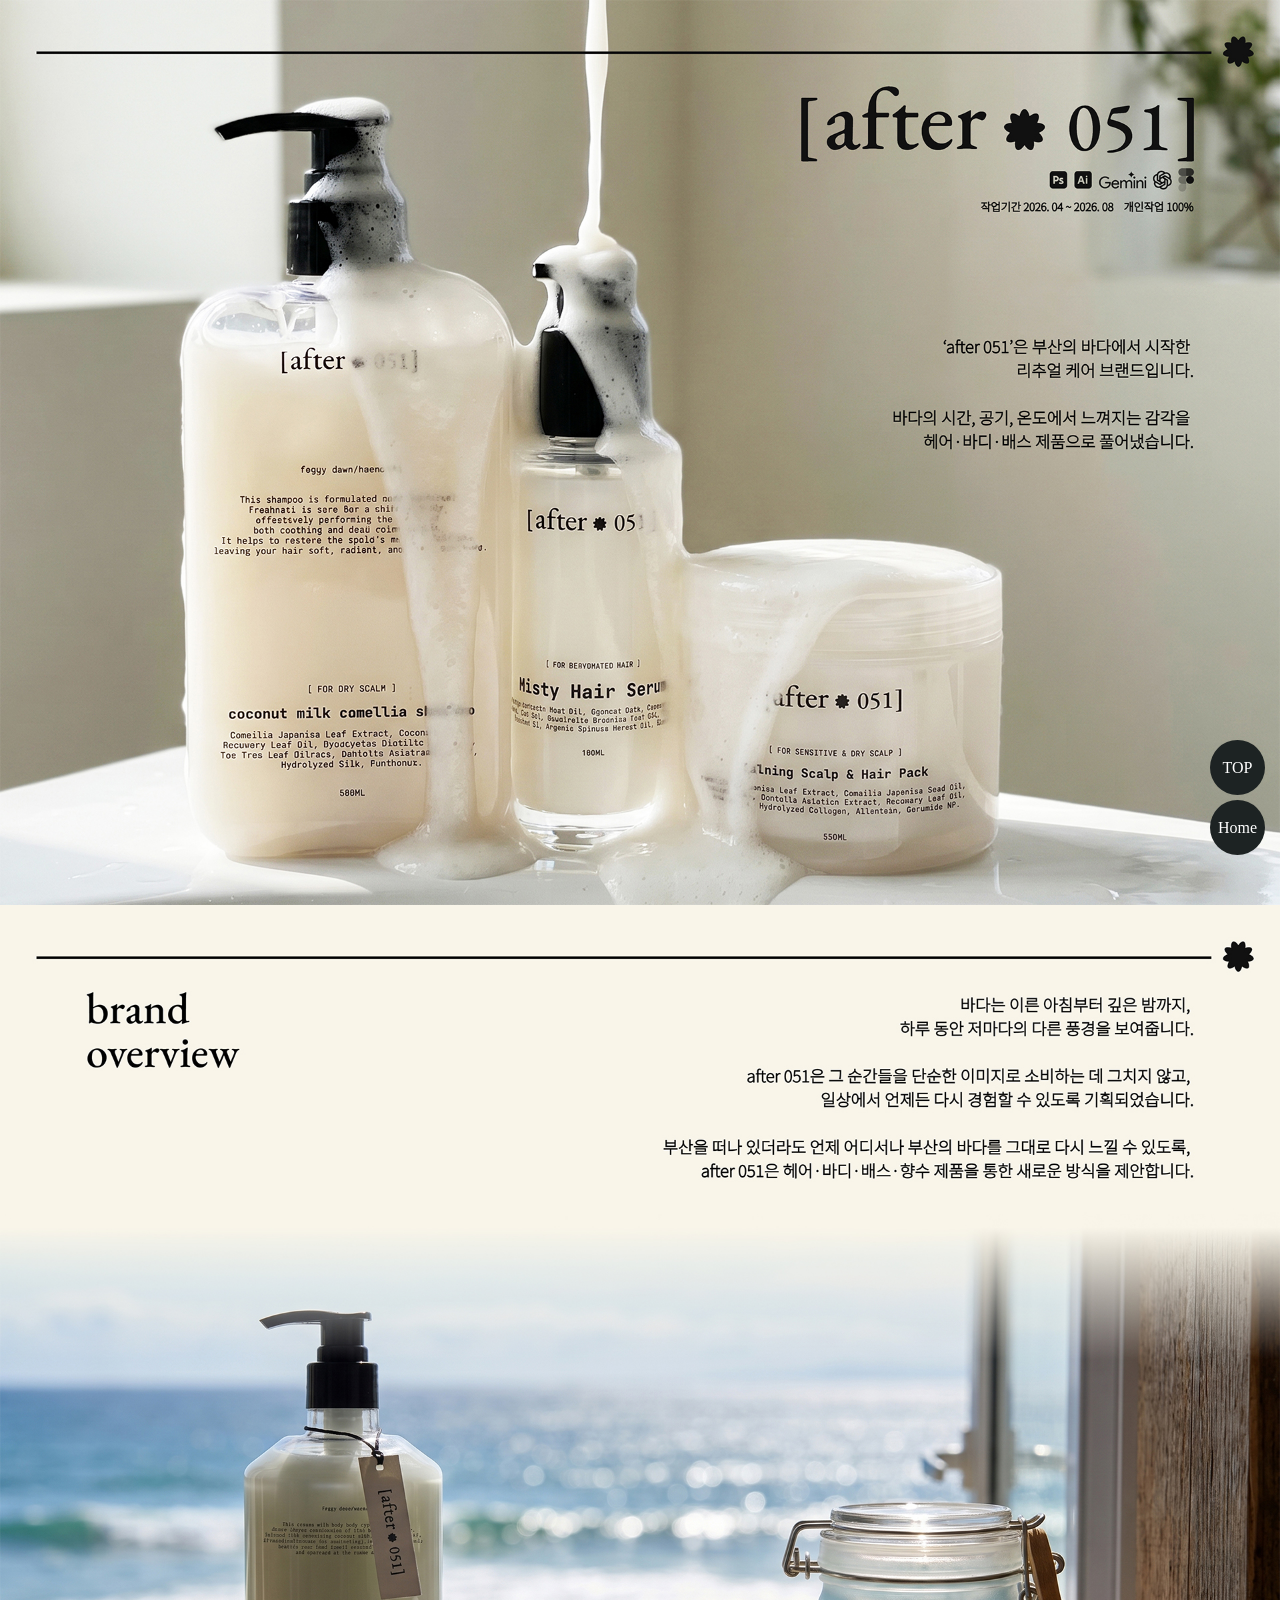
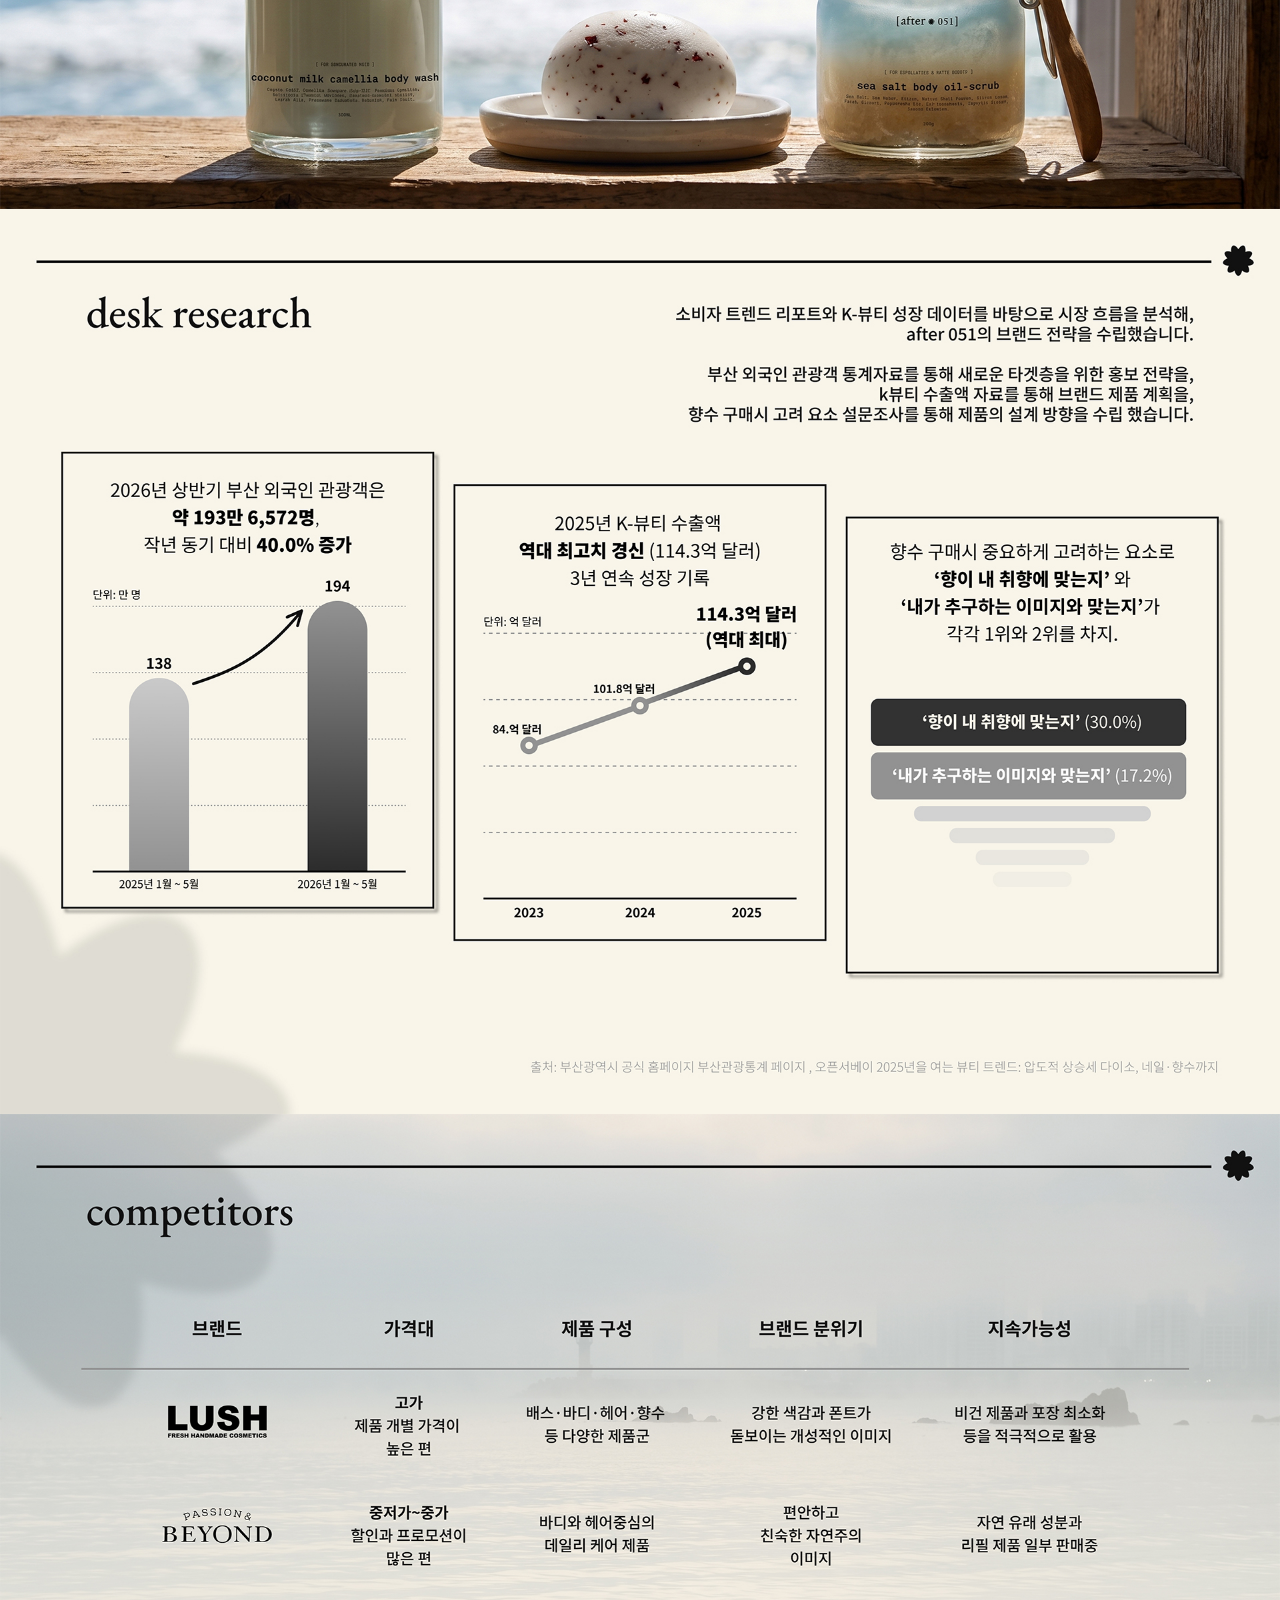
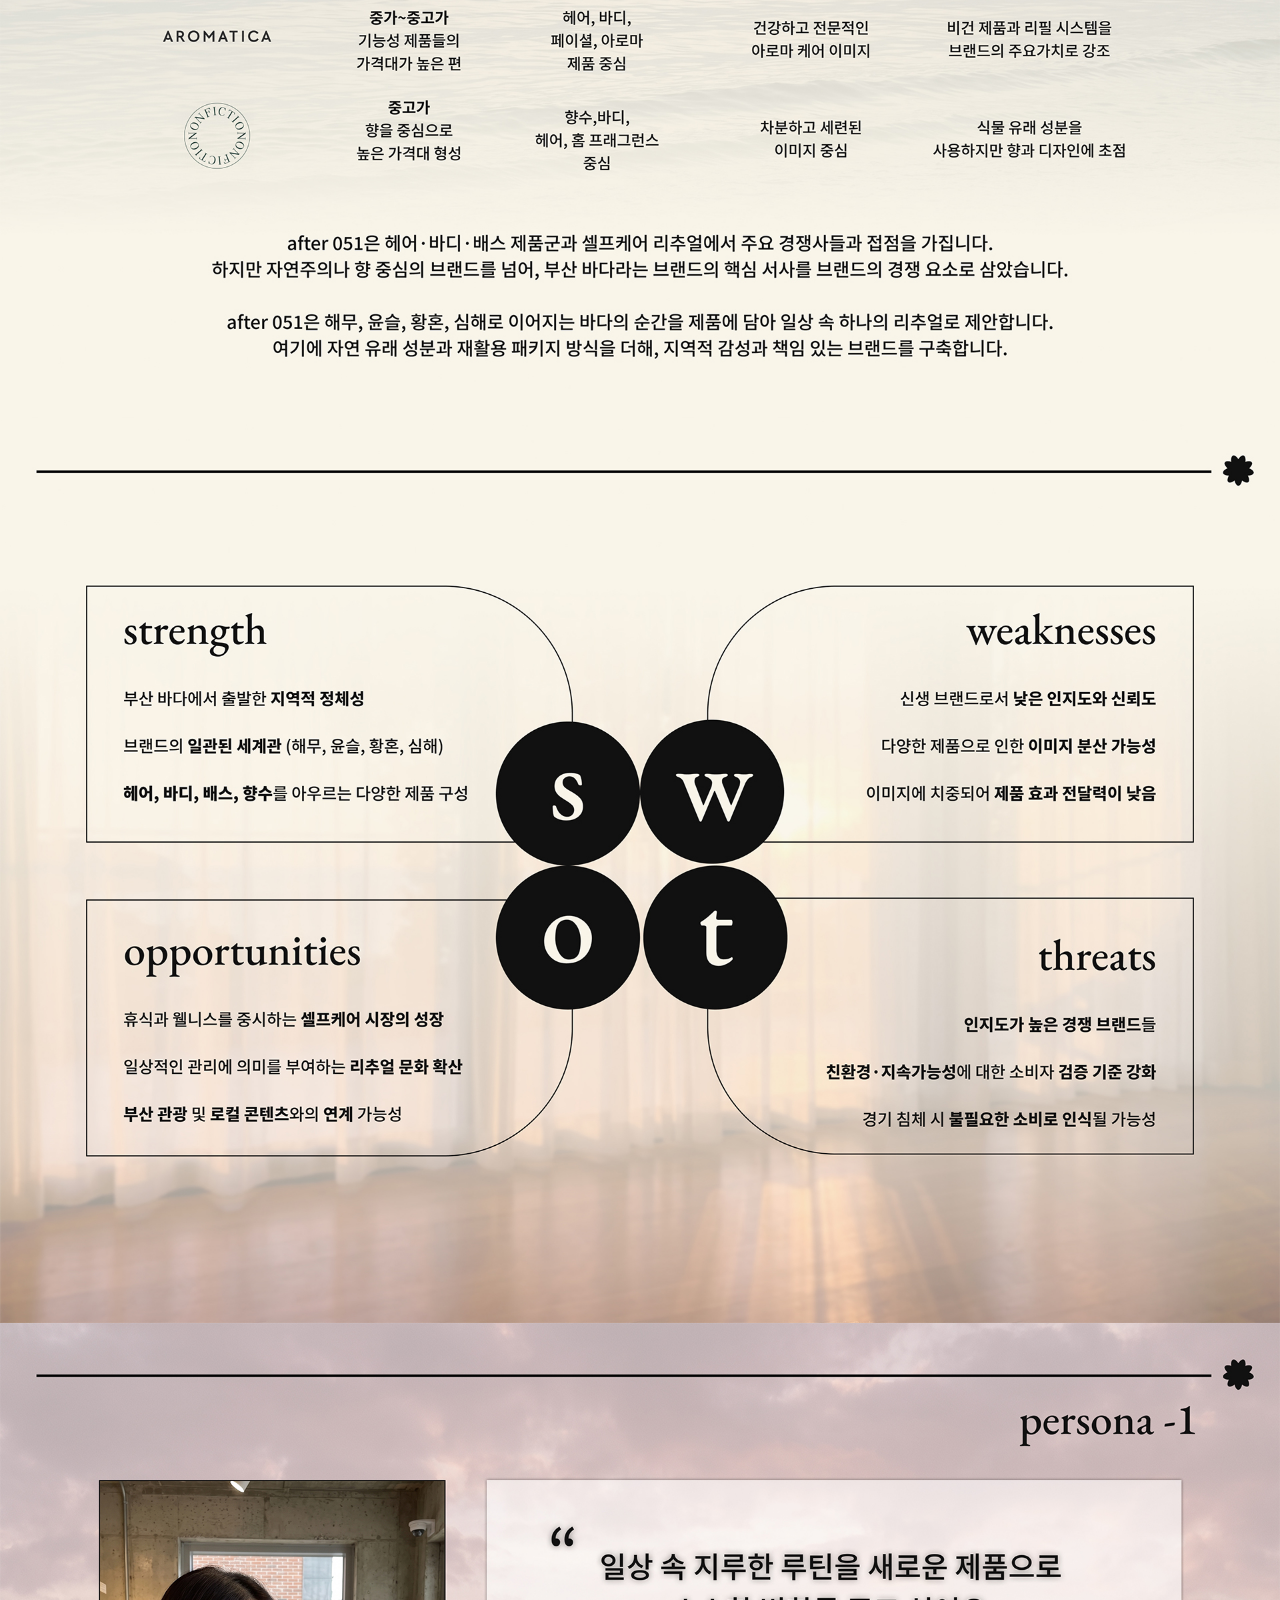
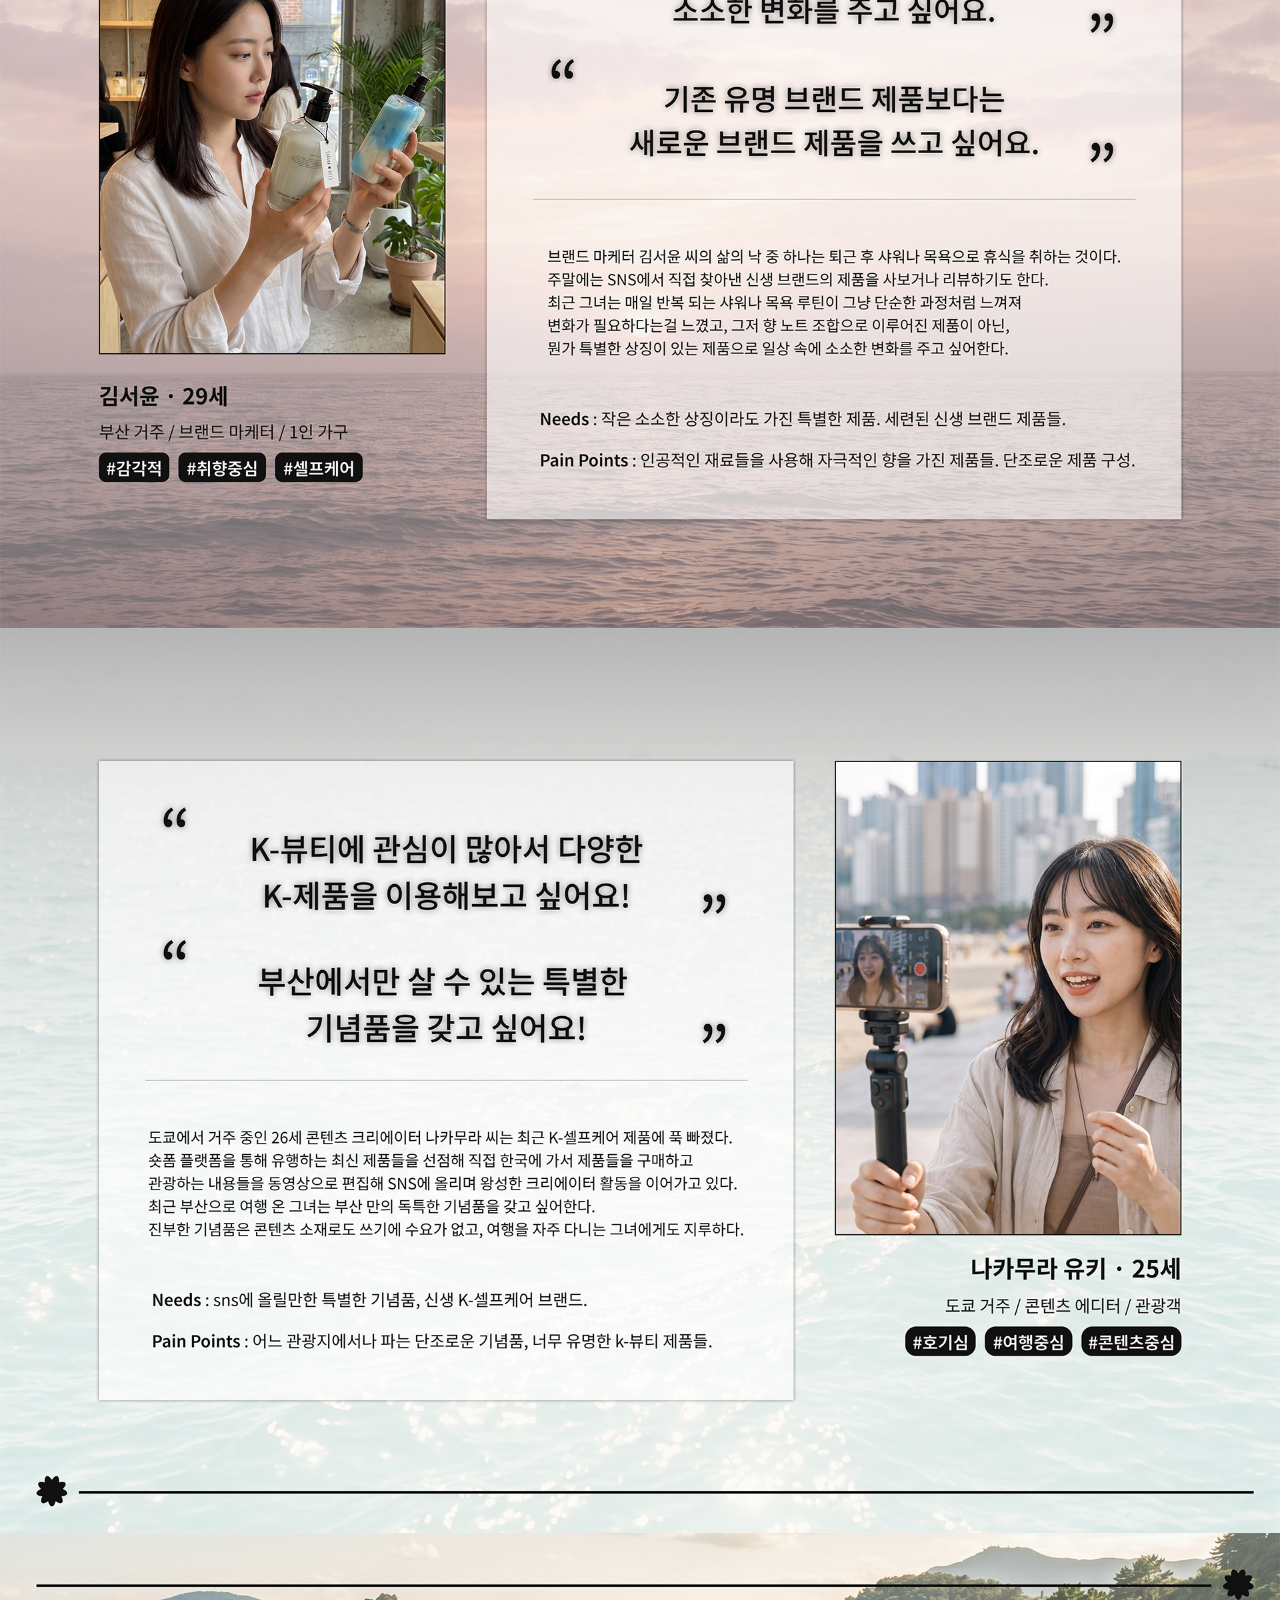
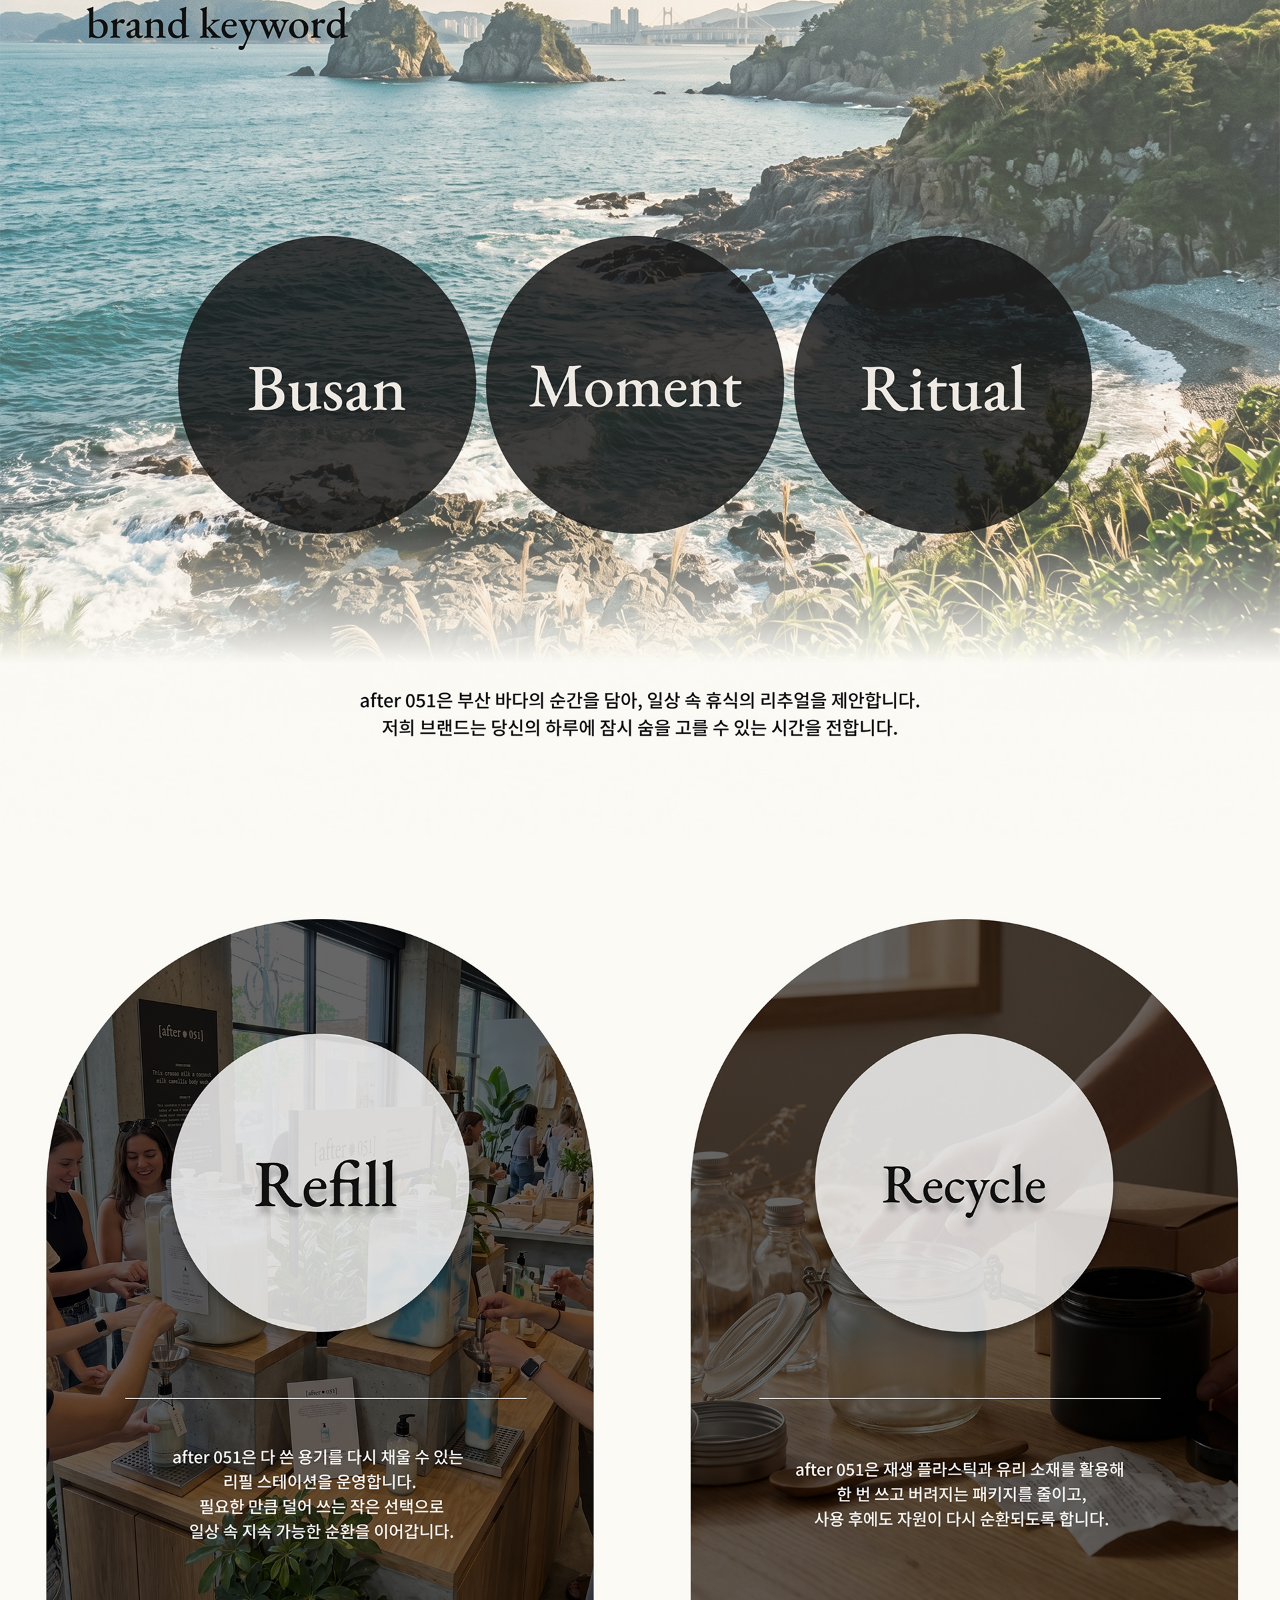
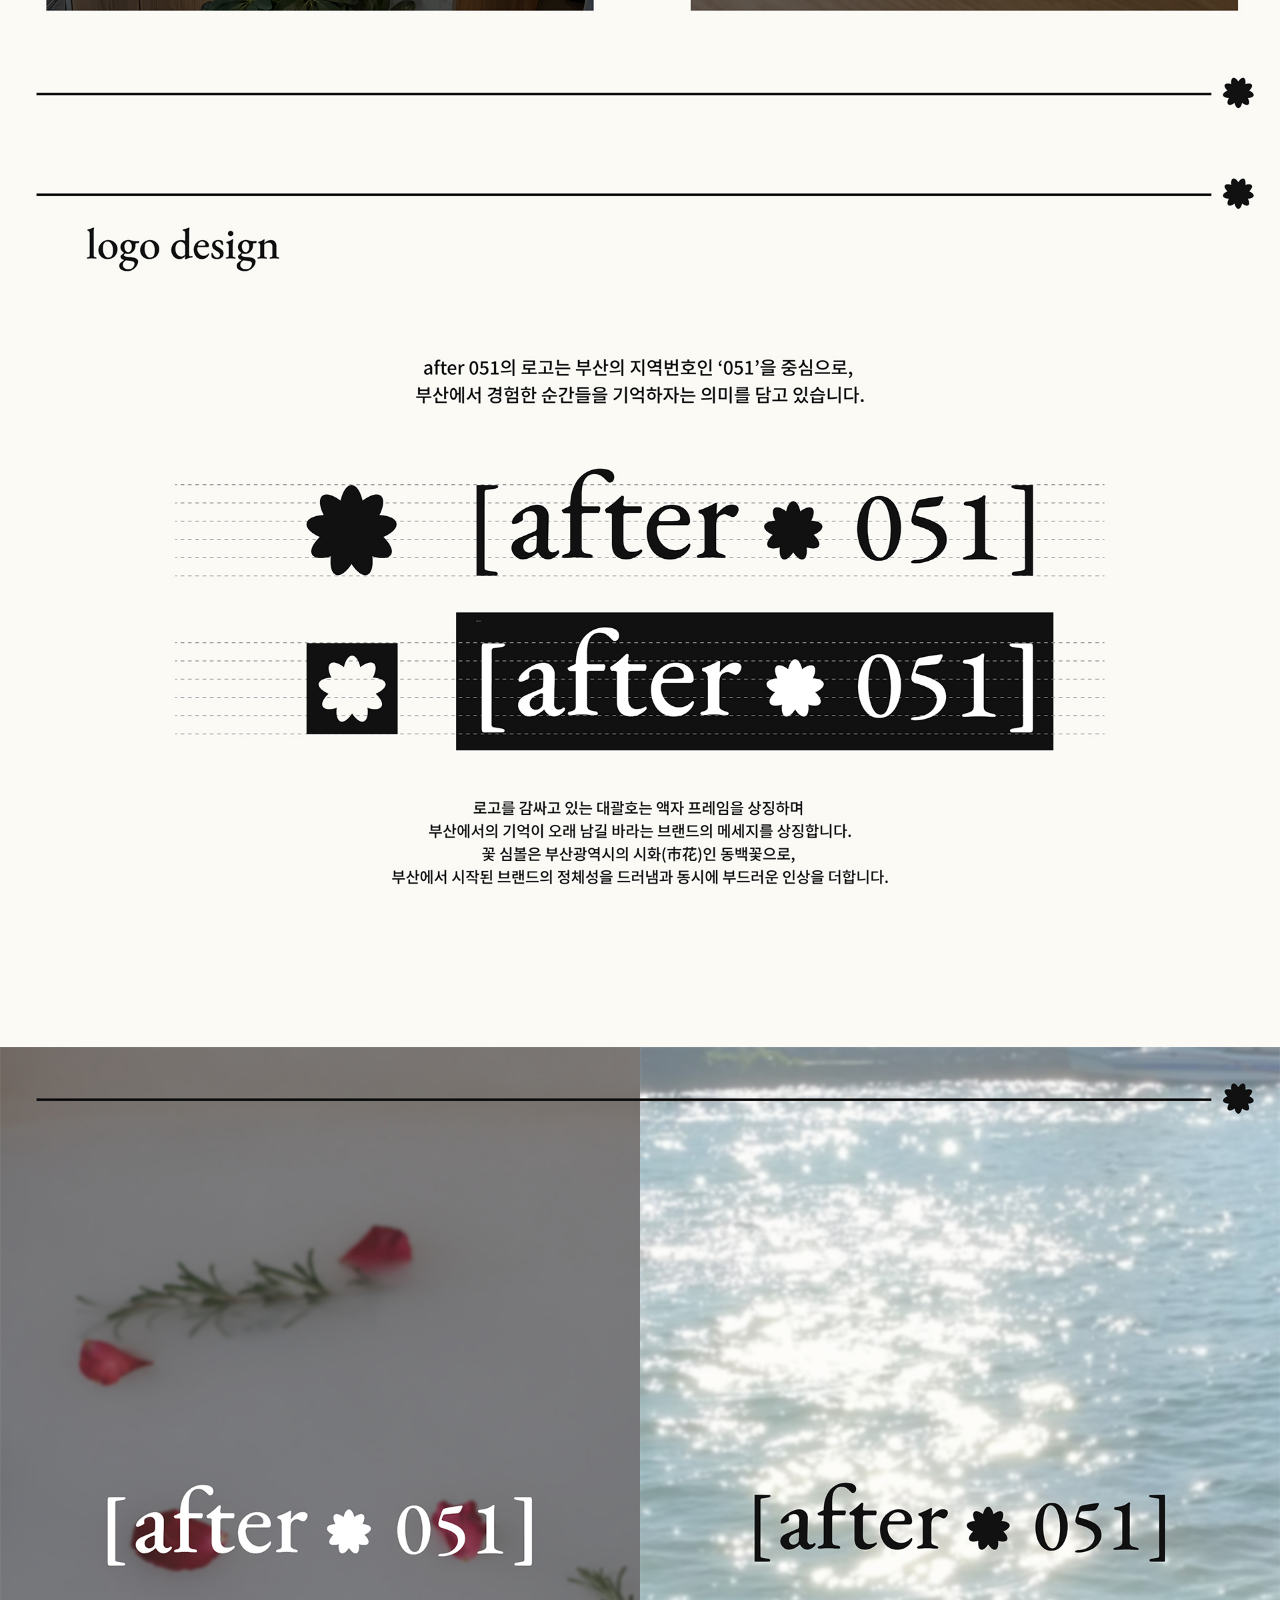
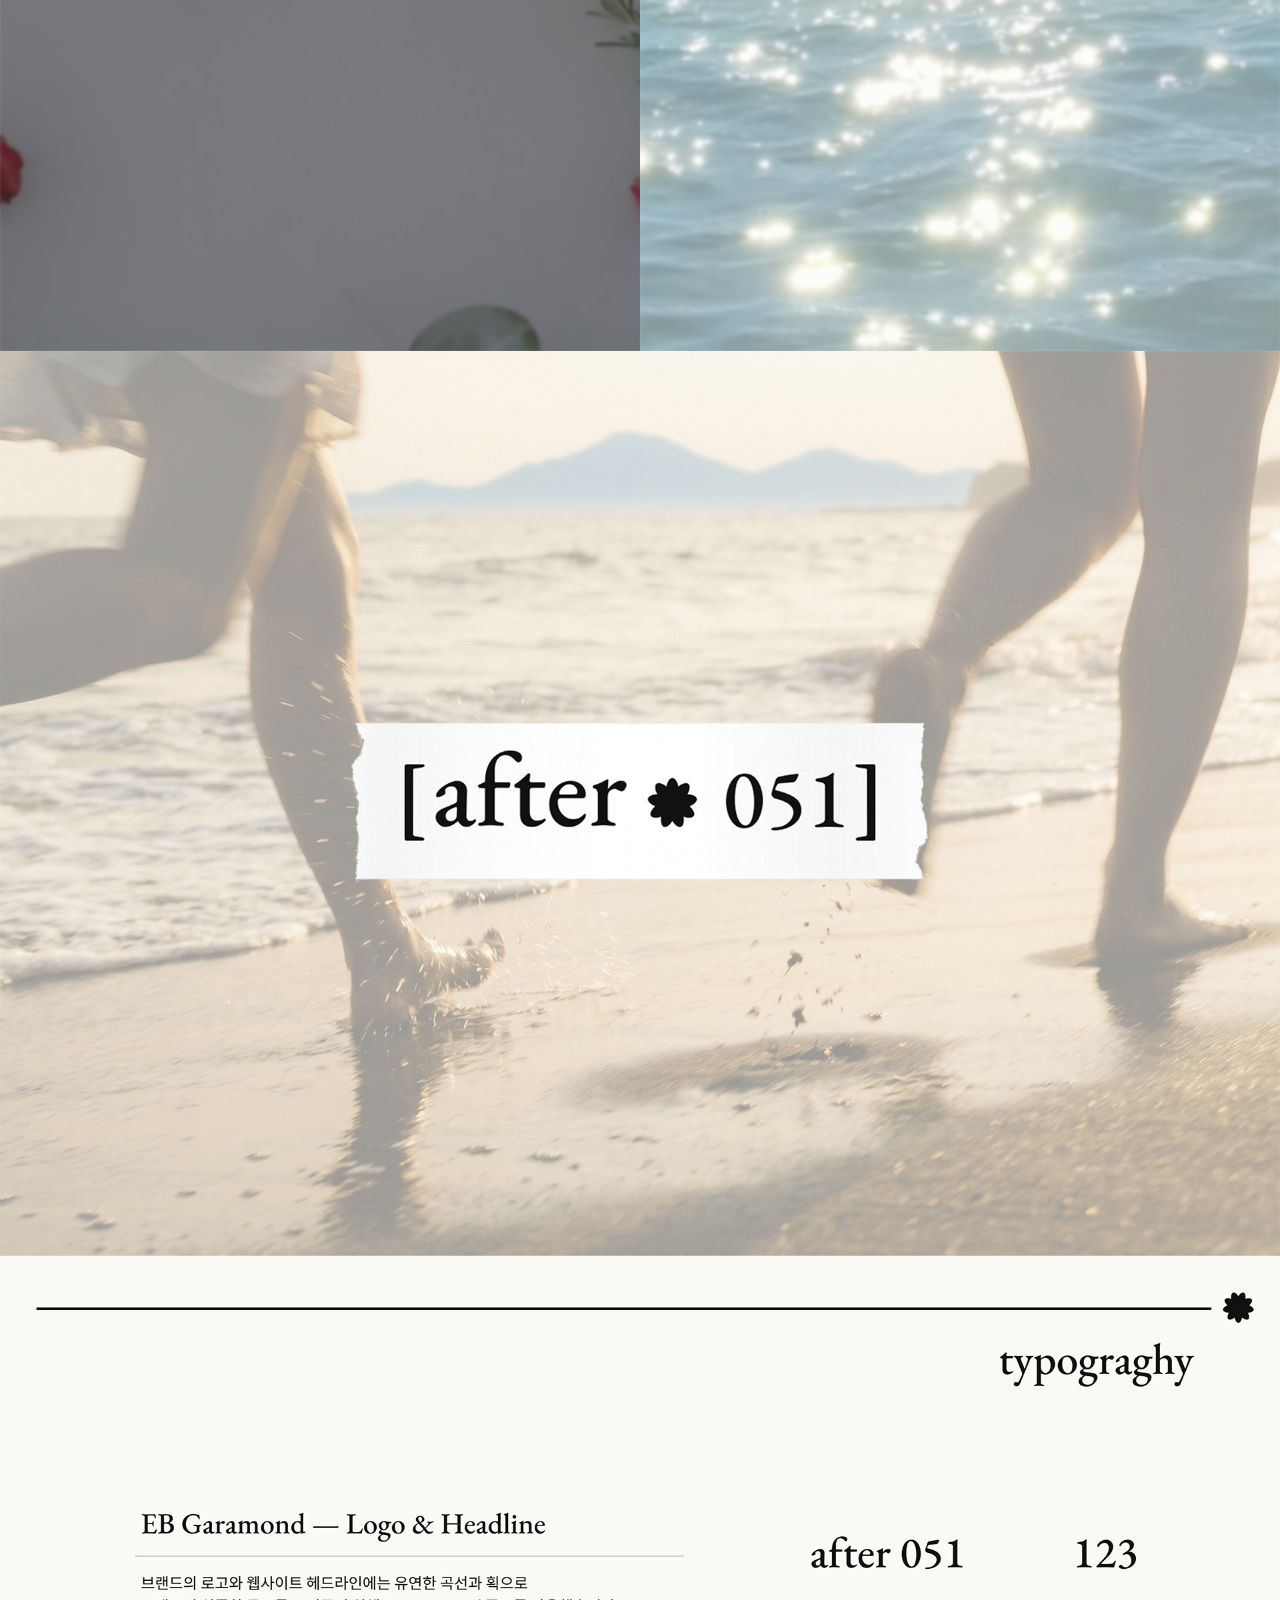
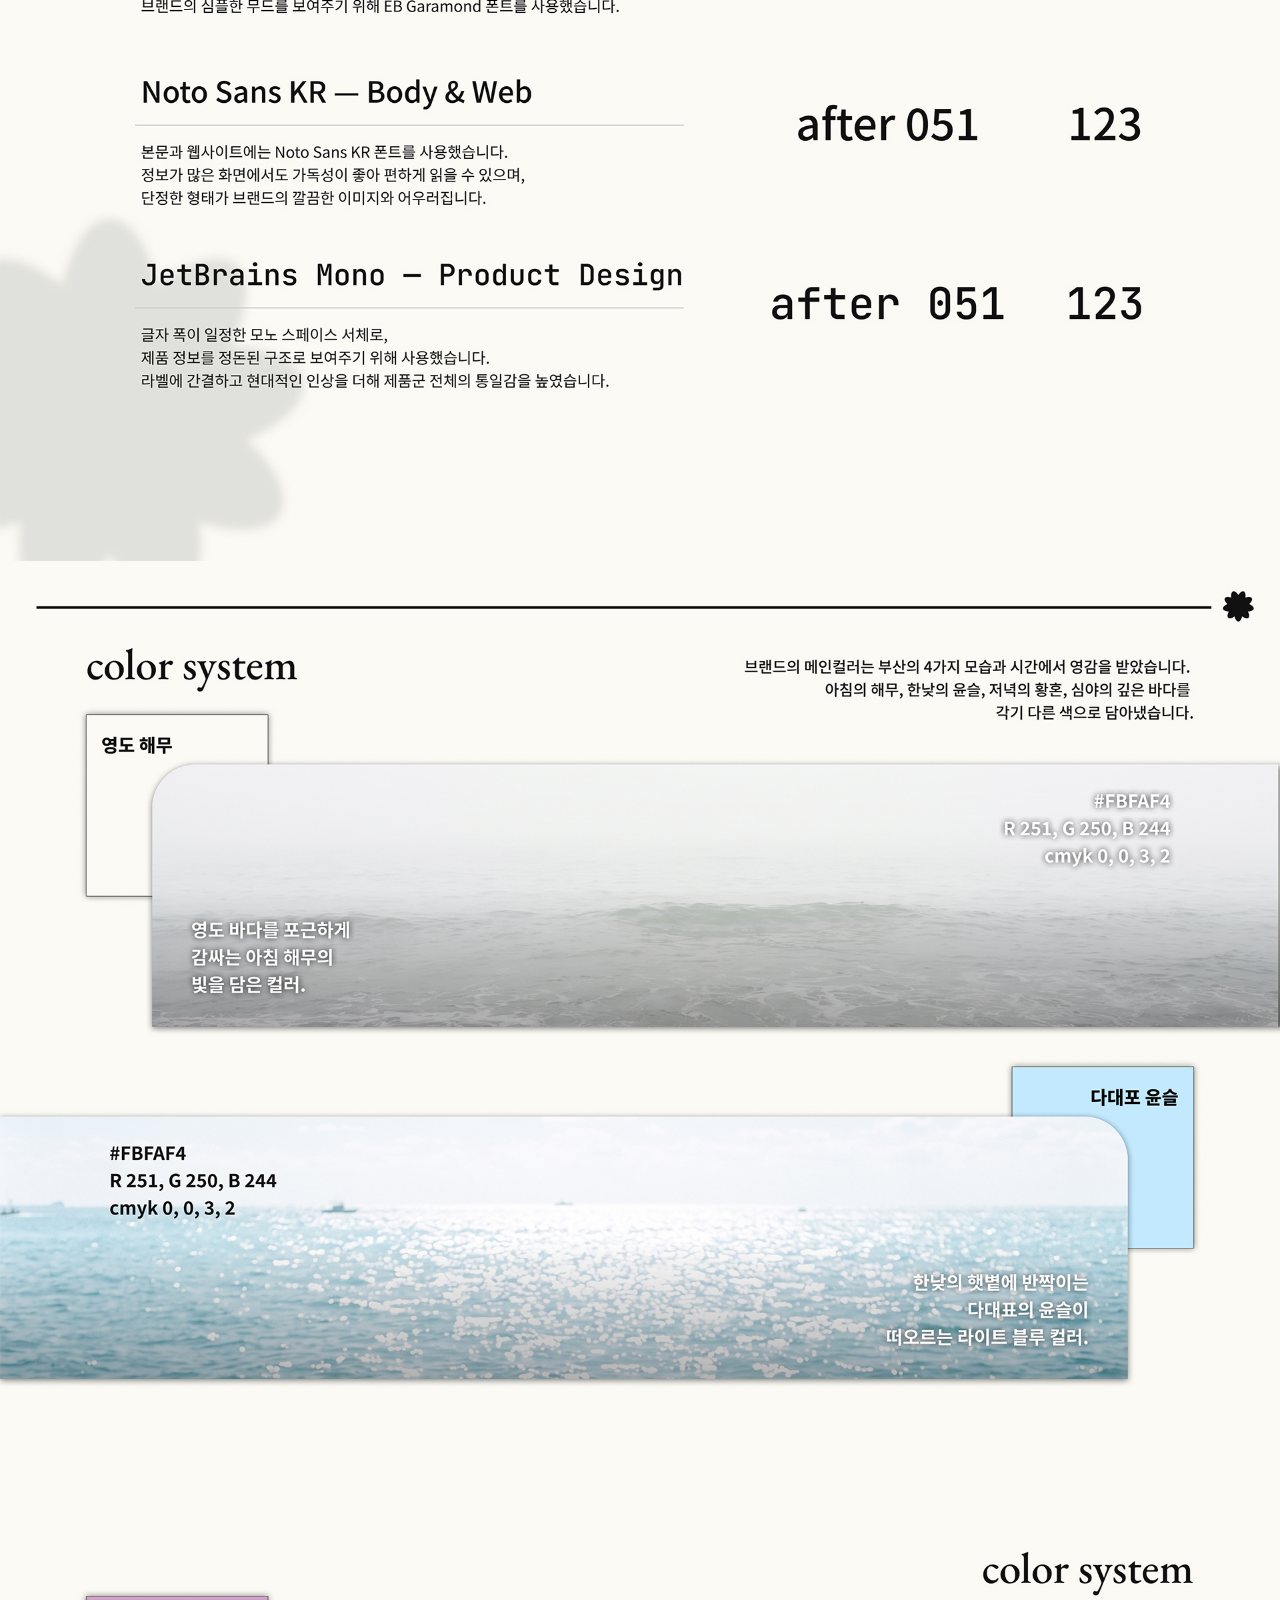
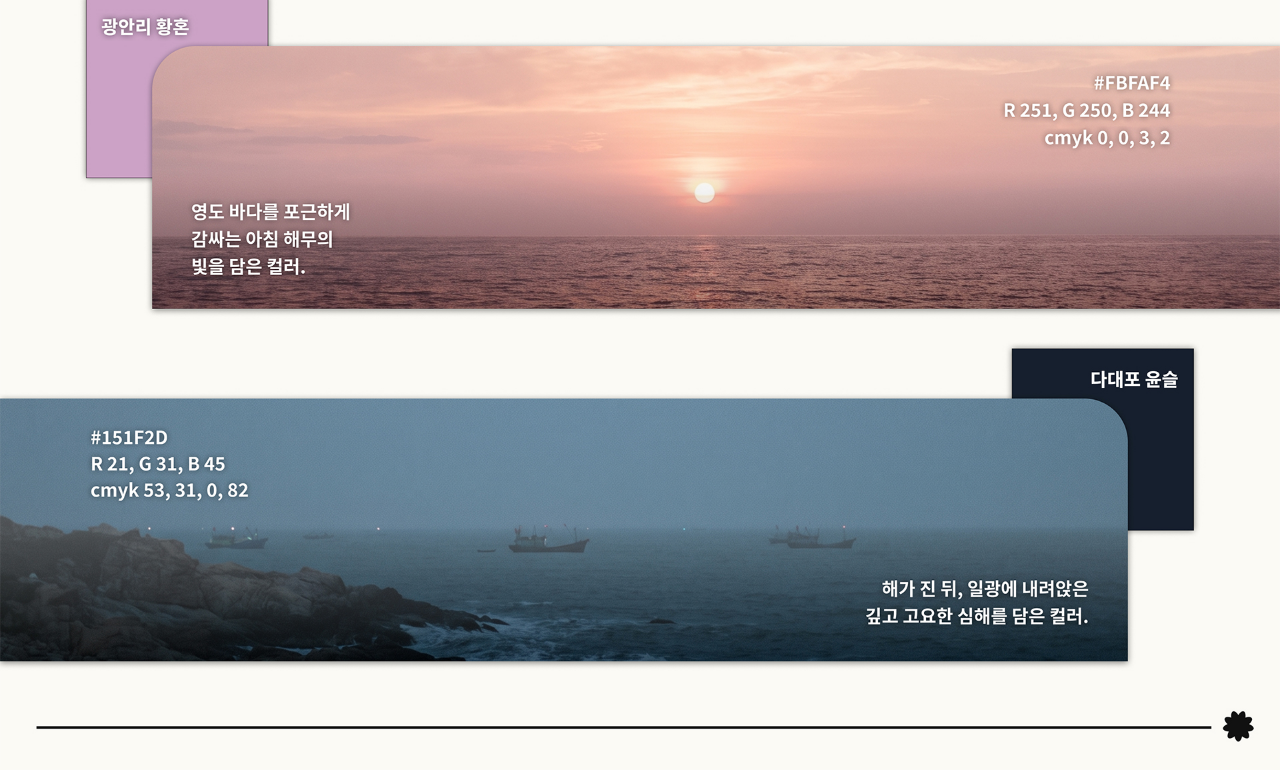
<file: brand_plan.html>
<!doctype html>
<html>

<head>
	<title>after 051</title>
	<meta charset="utf-8">
	<meta name="viewport" content="width=device-width, initial-scale=1">
	<meta http-equiv="X-UA-Compatible" content="IE=edge">
	<style>
		* {
			margin: 0;
			padding: 0;
		}

		a {
			text-decoration: none;
			color: inherit;
		}

		img {
			display: block;

		}

		.fixed_box {
			position: fixed;
			bottom: 40px;
			right: 30px;
			width: 40px;
		}

		#top img {
			width: 100%;
		}

		.home_btn,
		.top_btn {
			display: inline-block;
			width: 55px;
			line-height: 55px;
			background-color: #1d2323;
			text-align: center;
			border-radius: 50%;
			margin-bottom: 5px;
			color: #fff;
			transition: all 0.5s;
		}

		.fixed_box a:hover {
			background-color: #1d2323;
		}
	</style>
</head>

<body>
	<div id="top">
		<img src="./brandguide/1.jpg" alt="brand이미지"><!--가이드 이미지 경로 지정하기-->
		<img src="./brandguide/2.jpg" alt="brand이미지"><!--가이드 이미지 경로 지정하기-->
		<img src="./brandguide/3.jpg" alt="brand이미지"><!--가이드 이미지 경로 지정하기-->
		<img src="./brandguide/4.jpg" alt="brand이미지"><!--가이드 이미지 경로 지정하기-->
		<img src="./brandguide/5.jpg" alt="brand이미지"><!--가이드 이미지 경로 지정하기-->
		<img src="./brandguide/6.jpg" alt="brand이미지"><!--가이드 이미지 경로 지정하기-->
		<img src="./brandguide/7.jpg" alt="brand이미지"><!--가이드 이미지 경로 지정하기-->
		<img src="./brandguide/8.jpg" alt="brand이미지"><!--가이드 이미지 경로 지정하기-->
		<img src="./brandguide/9.jpg" alt="brand이미지"><!--가이드 이미지 경로 지정하기-->
		<img src="./brandguide/10.jpg" alt="brand이미지"><!--가이드 이미지 경로 지정하기-->
		<img src="./brandguide/11.jpg" alt="brand이미지"><!--가이드 이미지 경로 지정하기-->
		<img src="./brandguide/12.jpg" alt="brand이미지"><!--가이드 이미지 경로 지정하기-->
		<img src="./brandguide/13.jpg" alt="brand이미지"><!--가이드 이미지 경로 지정하기-->
		<img src="./brandguide/14.jpg" alt="brand이미지"><!--가이드 이미지 경로 지정하기-->
		<img src="./brandguide/15.jpg" alt="brand이미지"><!--가이드 이미지 경로 지정하기-->

	</div>
	<div class="fixed_box">
		<a href="#top" class="top_btn"><!--href부분은 이미지를 감싼 div에 있는 id이름과 동일하게 설정.-->
			TOP
		</a>
		<!--메인페이지 경로 설정-->
		<a href="./index.html" target="_blank" class="home_btn">
			Home
		</a>
	</div>


	<!--이동시 부드럽게 이동시키기 위해 추가한 구문 시작. script쪽 전부 삭제가능.-->
	<script src="https://code.jquery.com/jquery-1.12.4.min.js"
		integrity="sha256-ZosEbRLbNQzLpnKIkEdrPv7lOy9C27hHQ+Xp8a4MxAQ=" crossorigin="anonymous"></script>
	<script>
		$(function () {
			$('a[href*="#"]:not([href="#"])').click(function () {
				if (location.pathname.replace(/^\//, '') == this.pathname.replace(/^\//, '') && location.hostname == this.hostname) {
					var target = $(this.hash);
					target = target.length ? target : $('[name=' + this.hash.slice(1) + ']');
					if (target.length) {
						$('html, body').animate({
							scrollTop: target.offset().top
						}, 500);//움직이는 시간 조정
						return false;
					}
				}
			});
		});
	</script>
	<!--이동시 부드럽게 이동시키기 위해 추가한 구문 끝. 삭제가능.-->
</body>

</html>
</file>
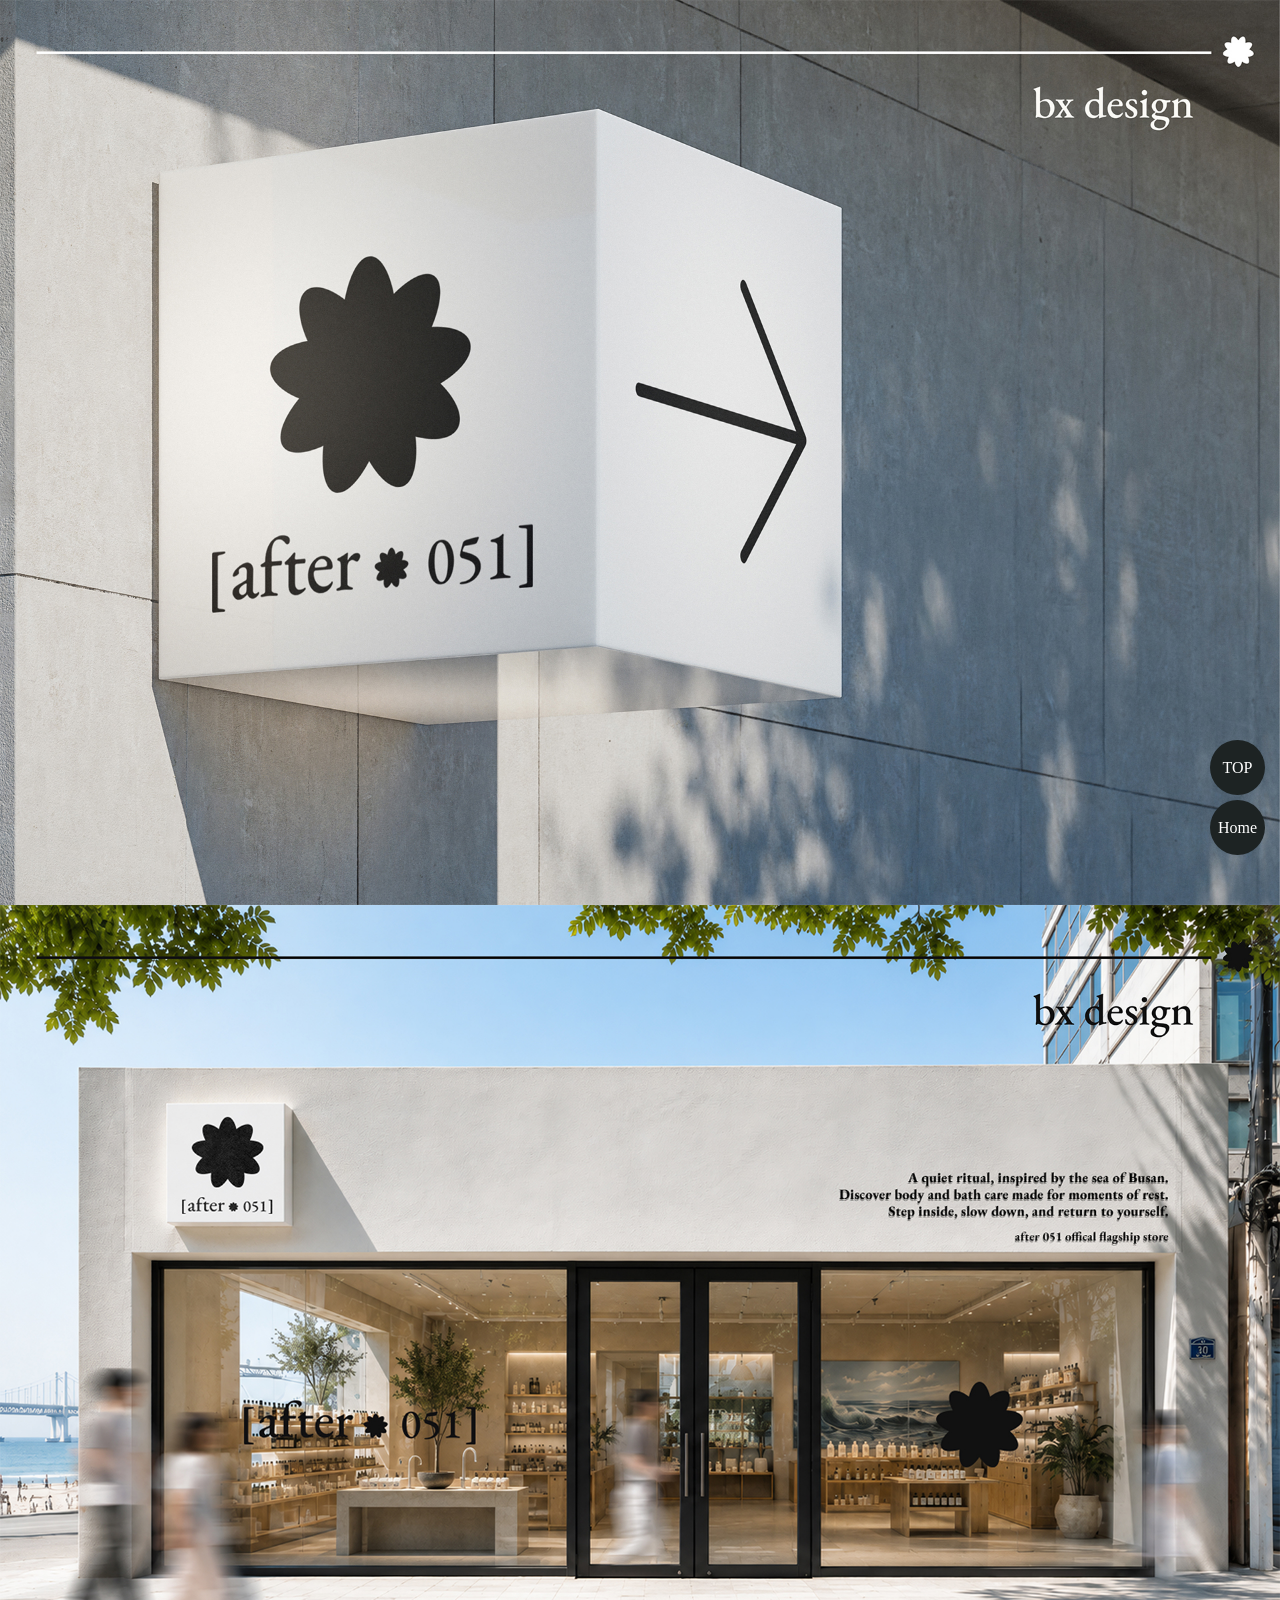
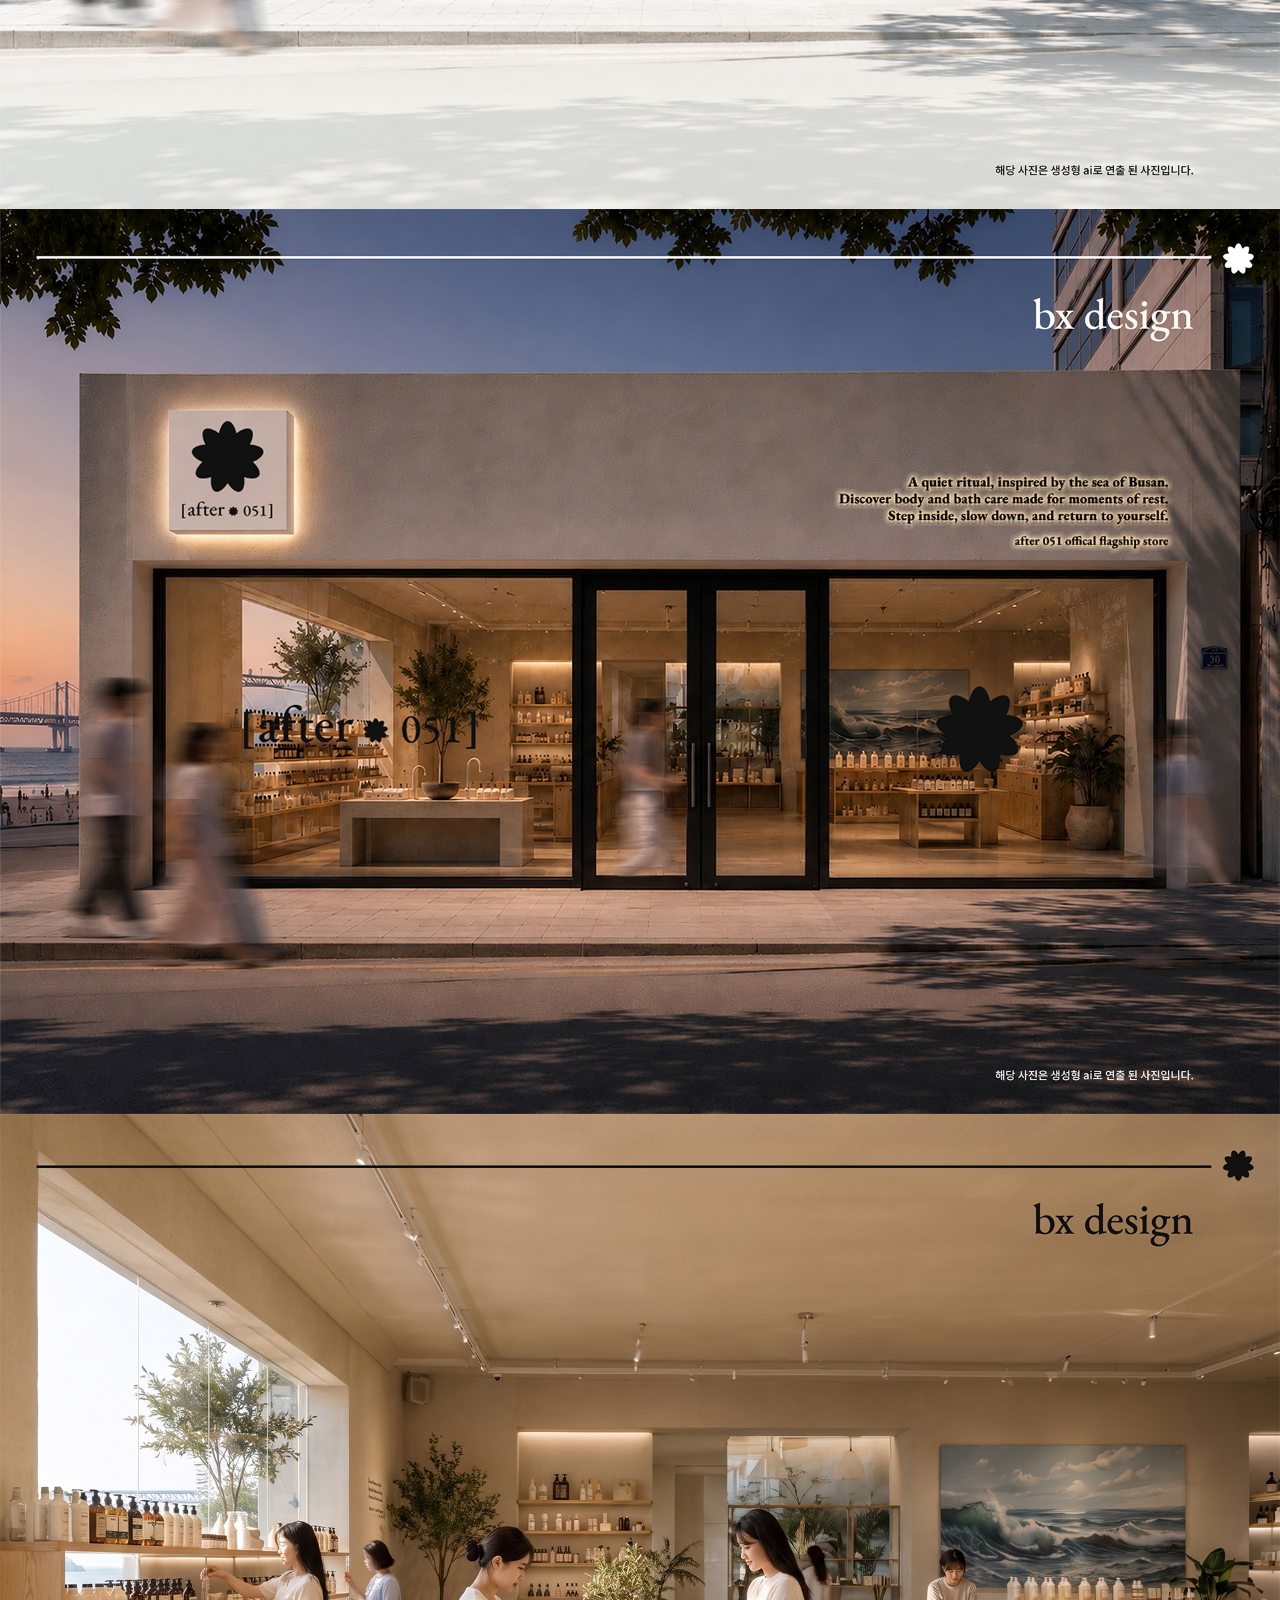
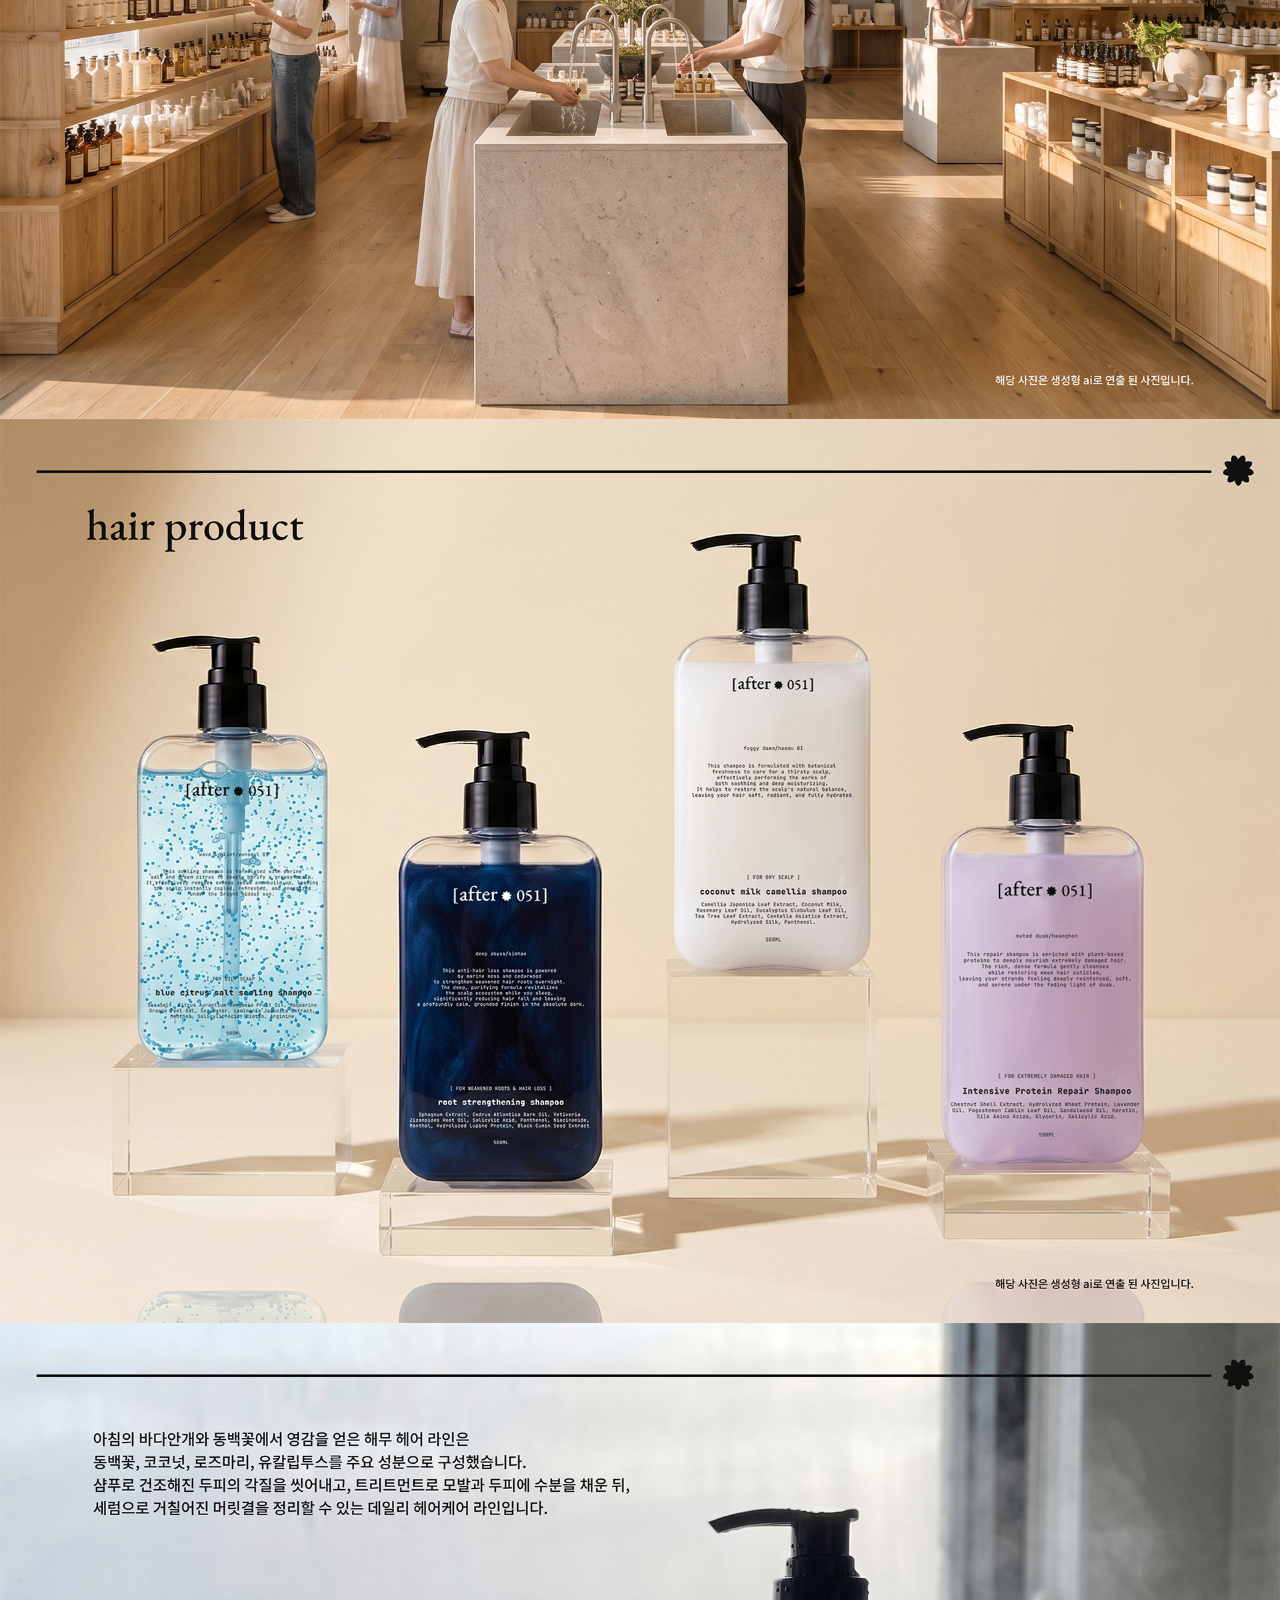
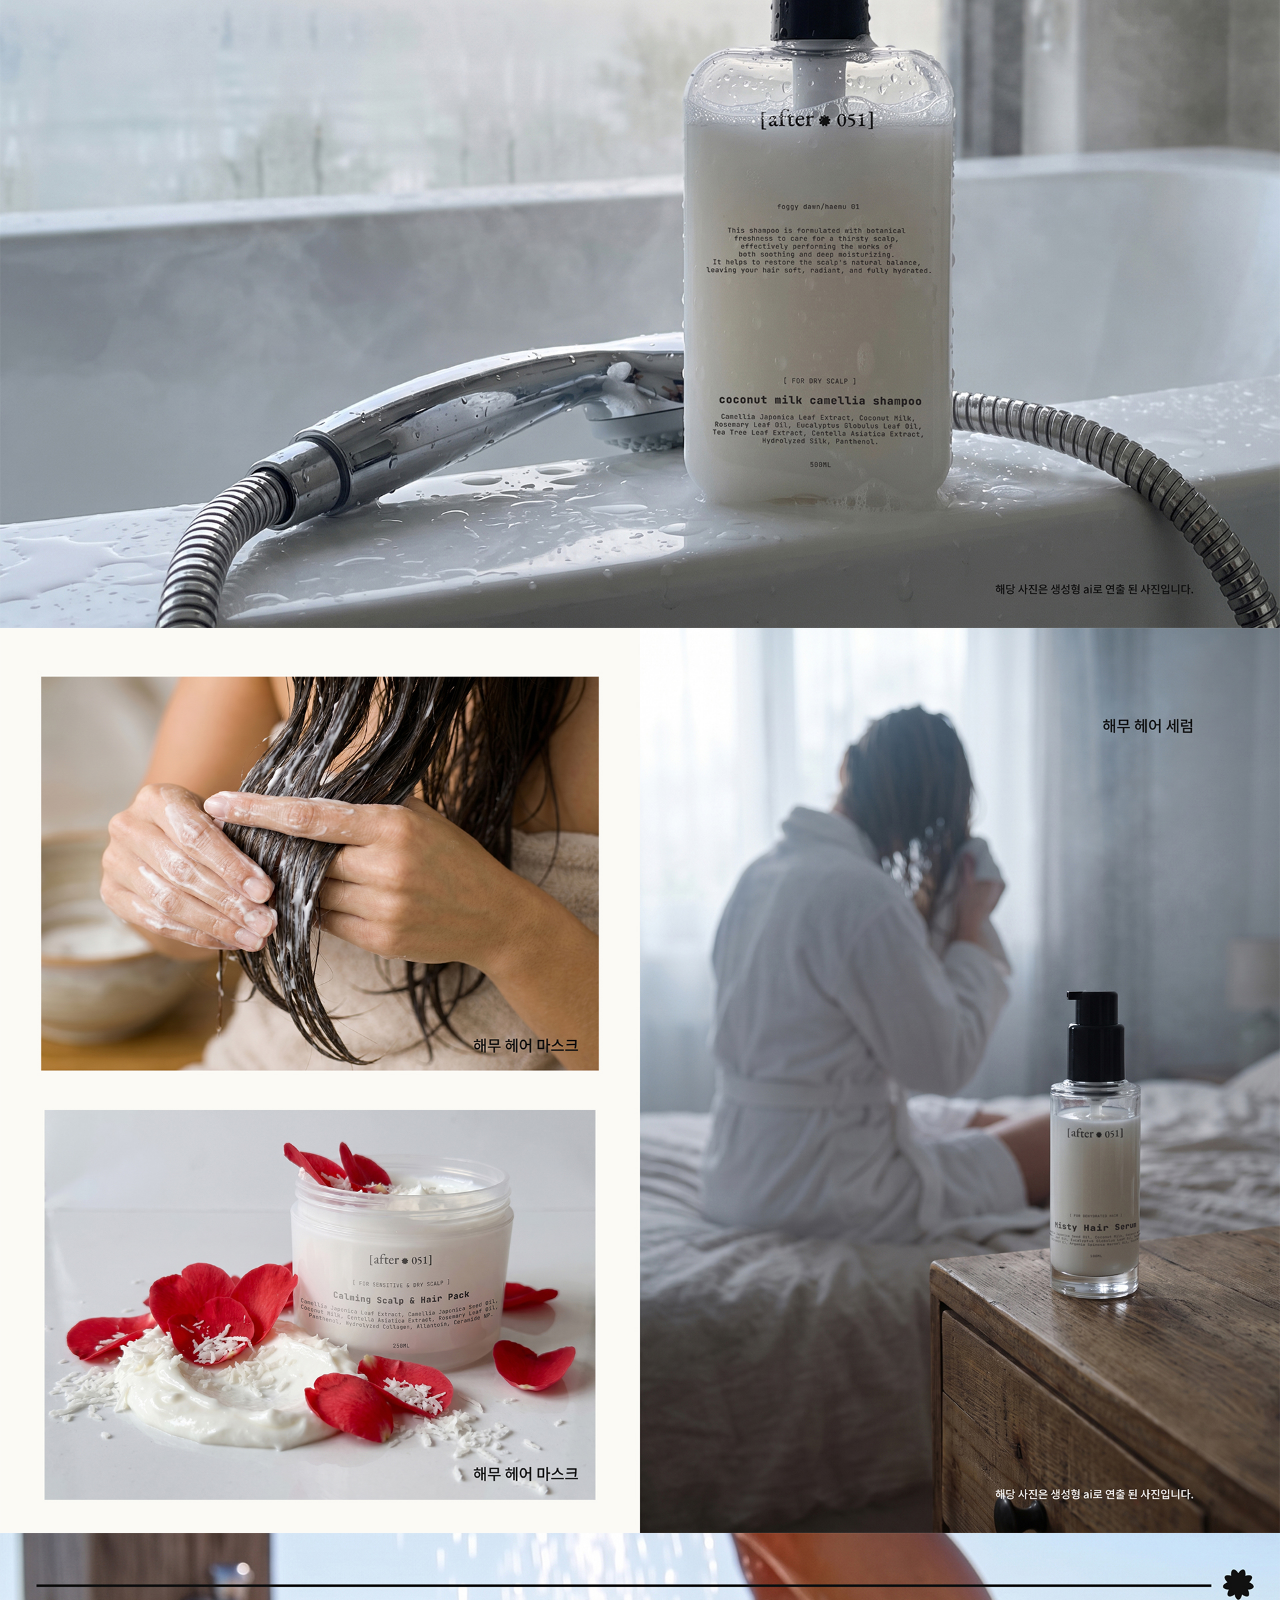
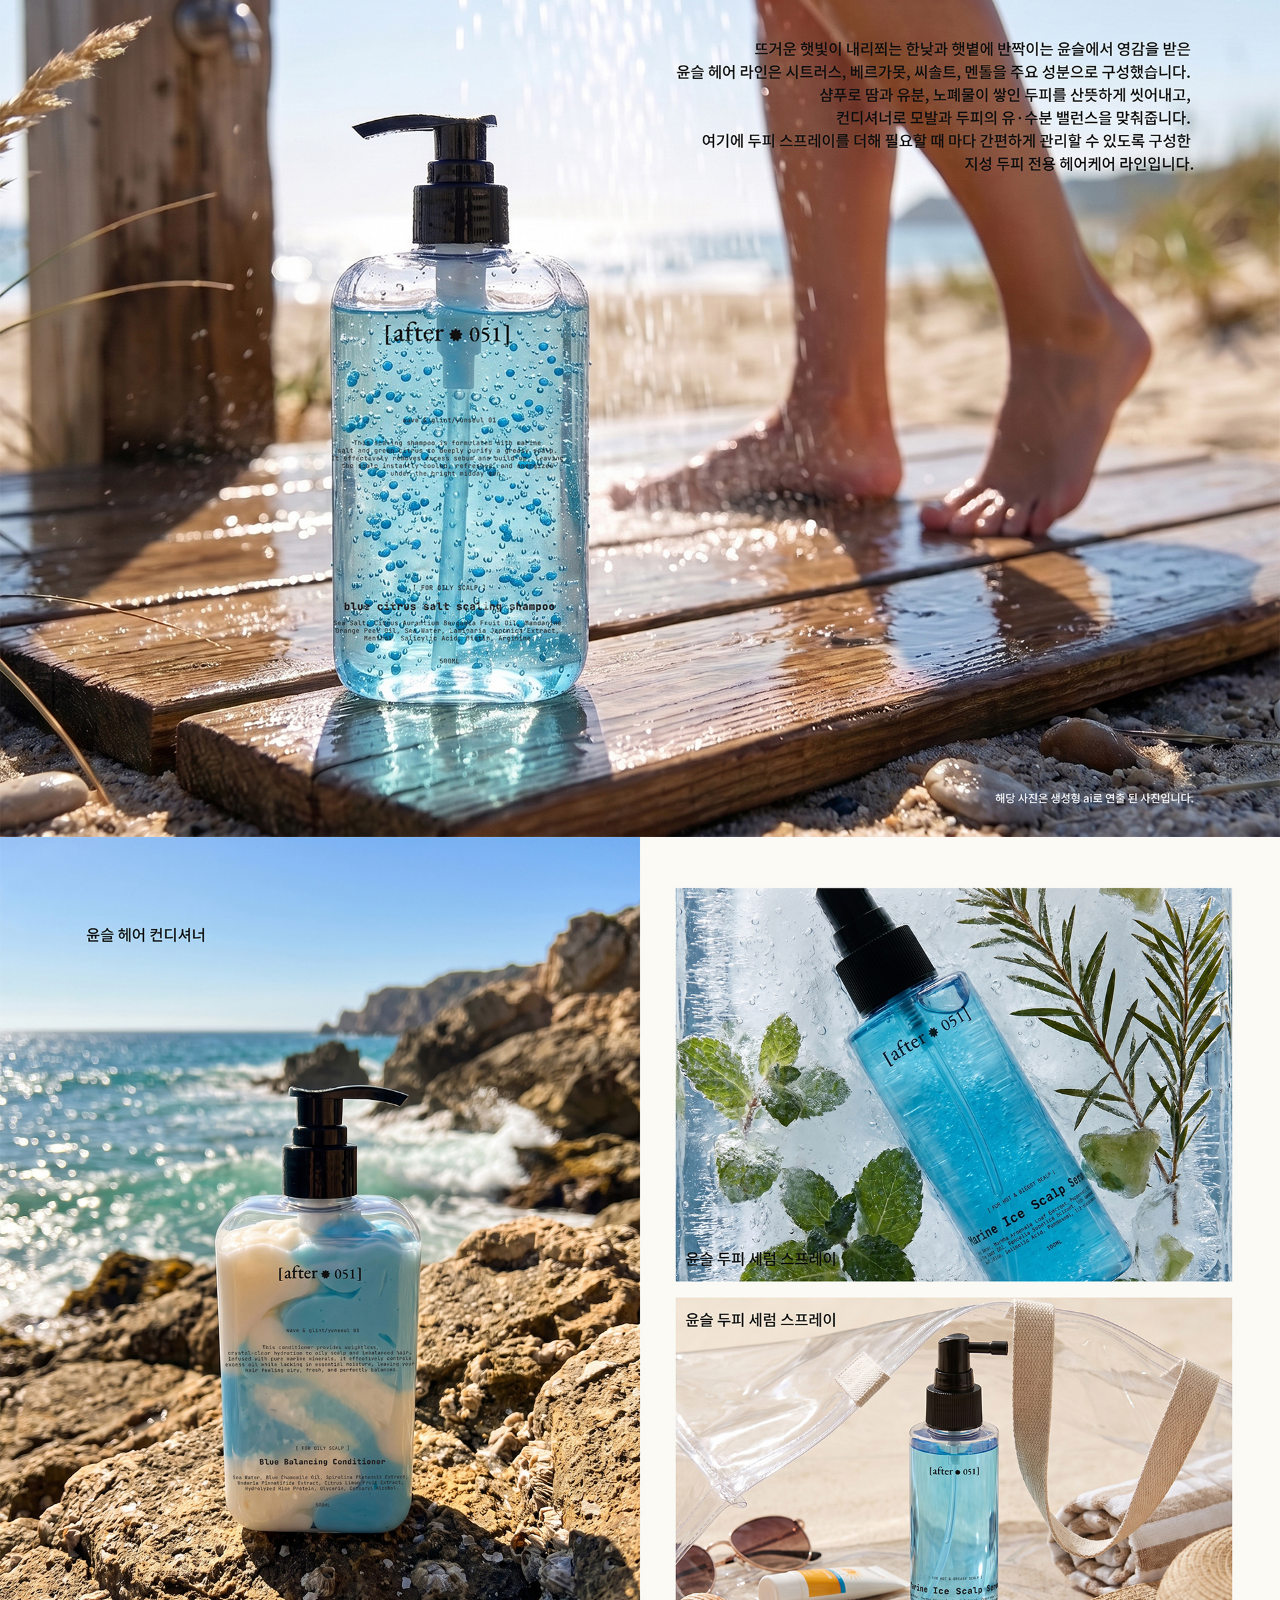
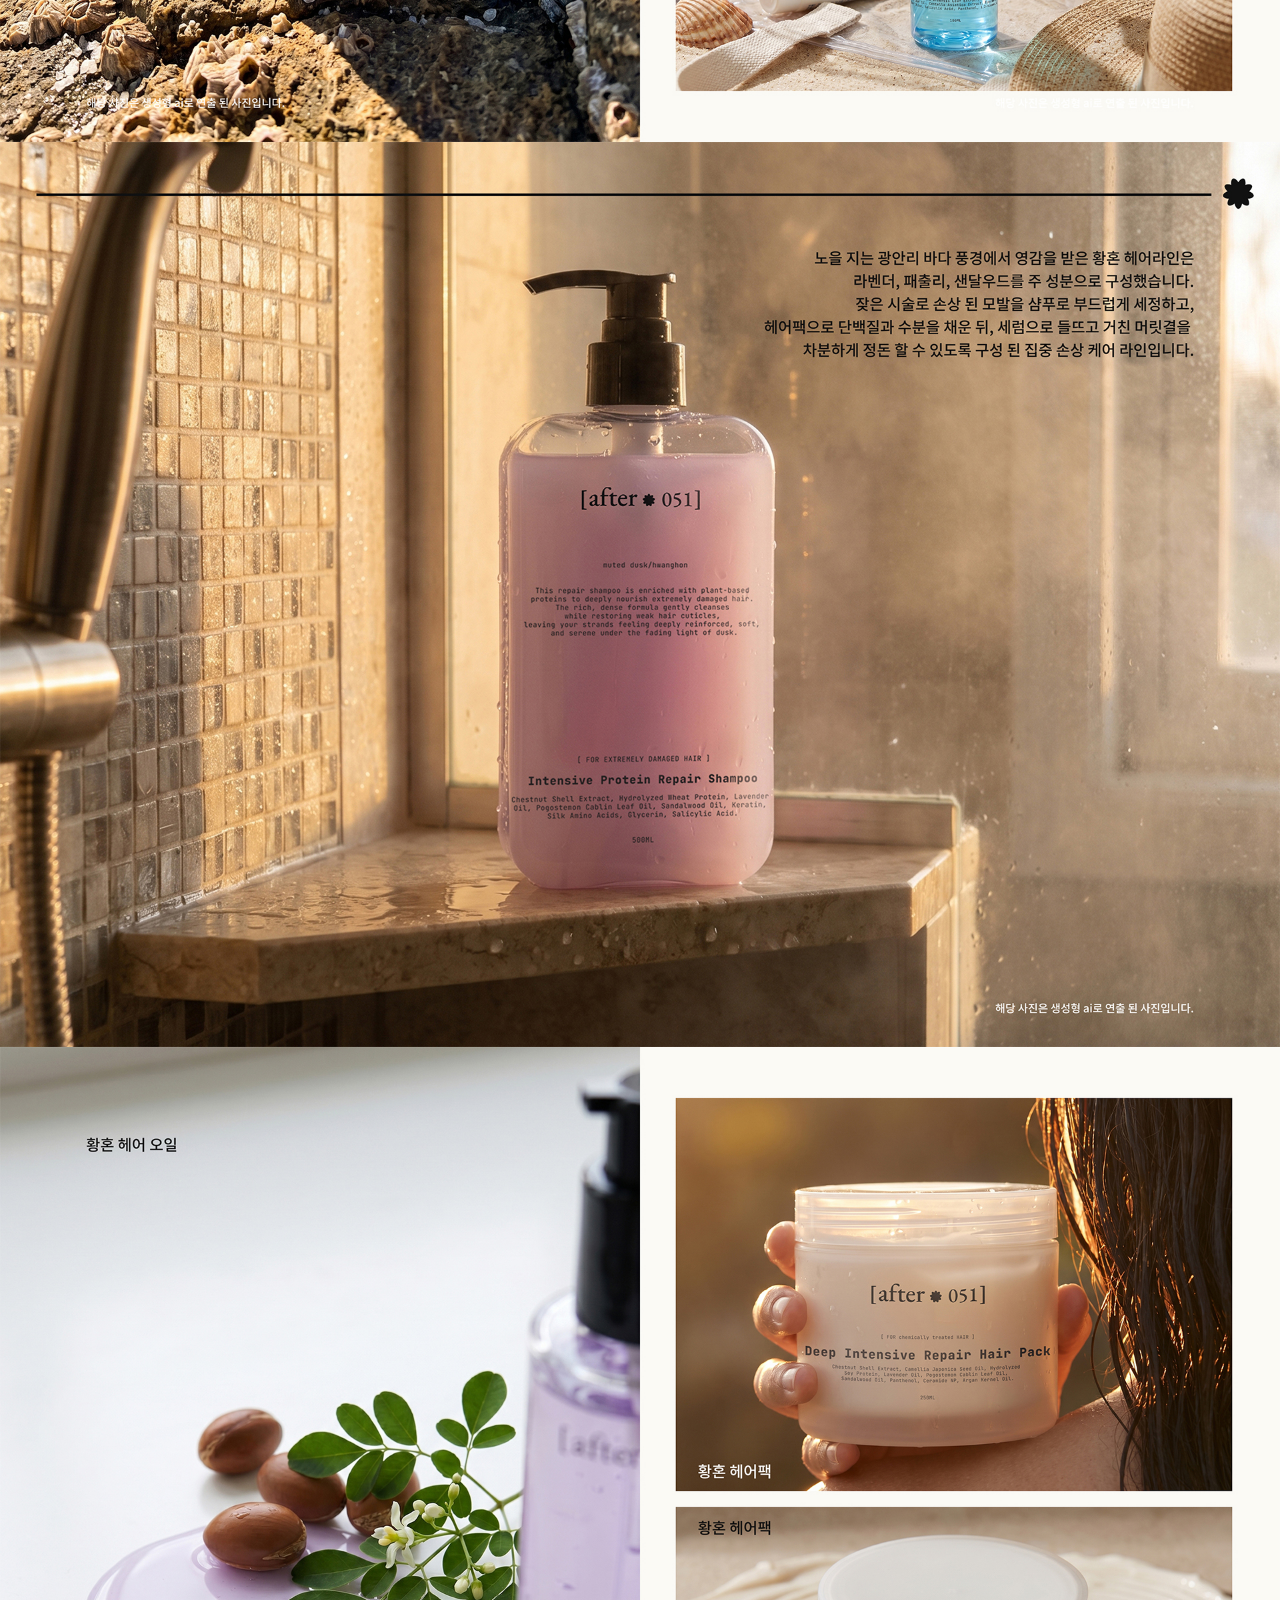
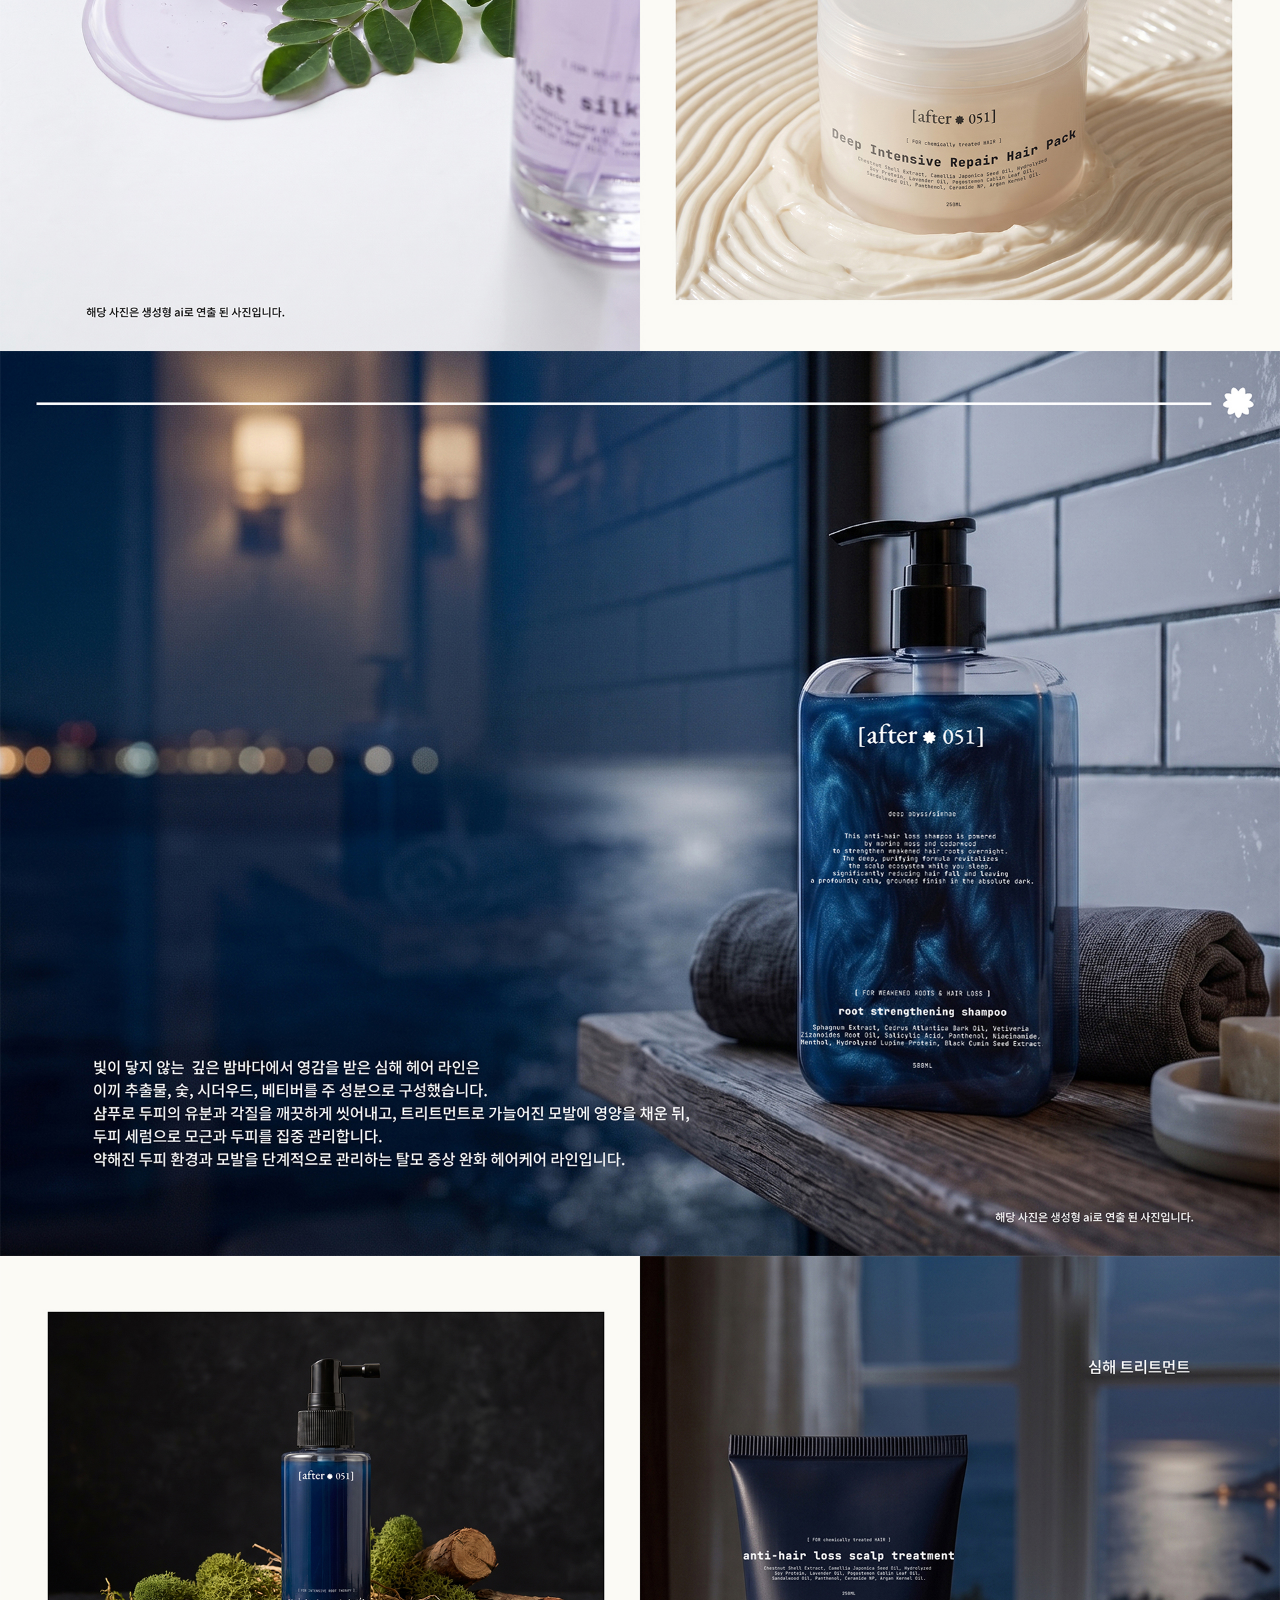
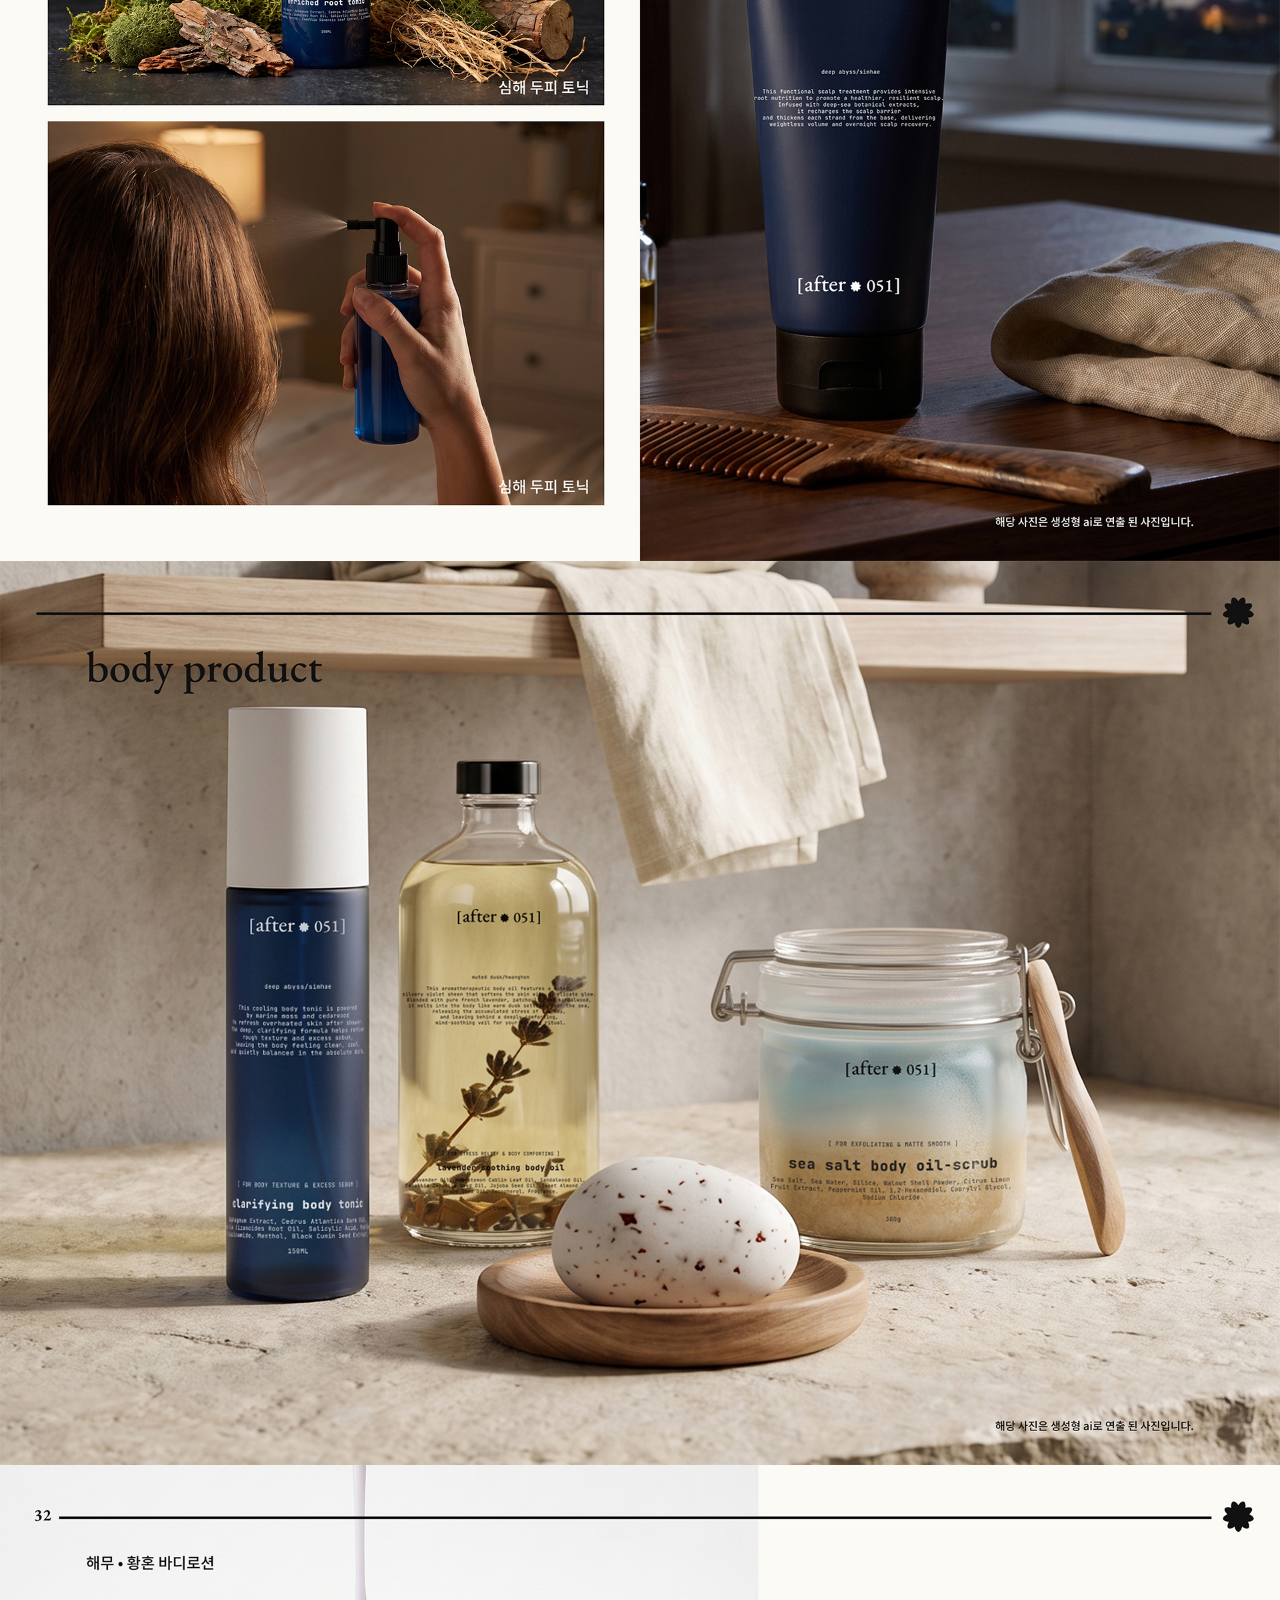
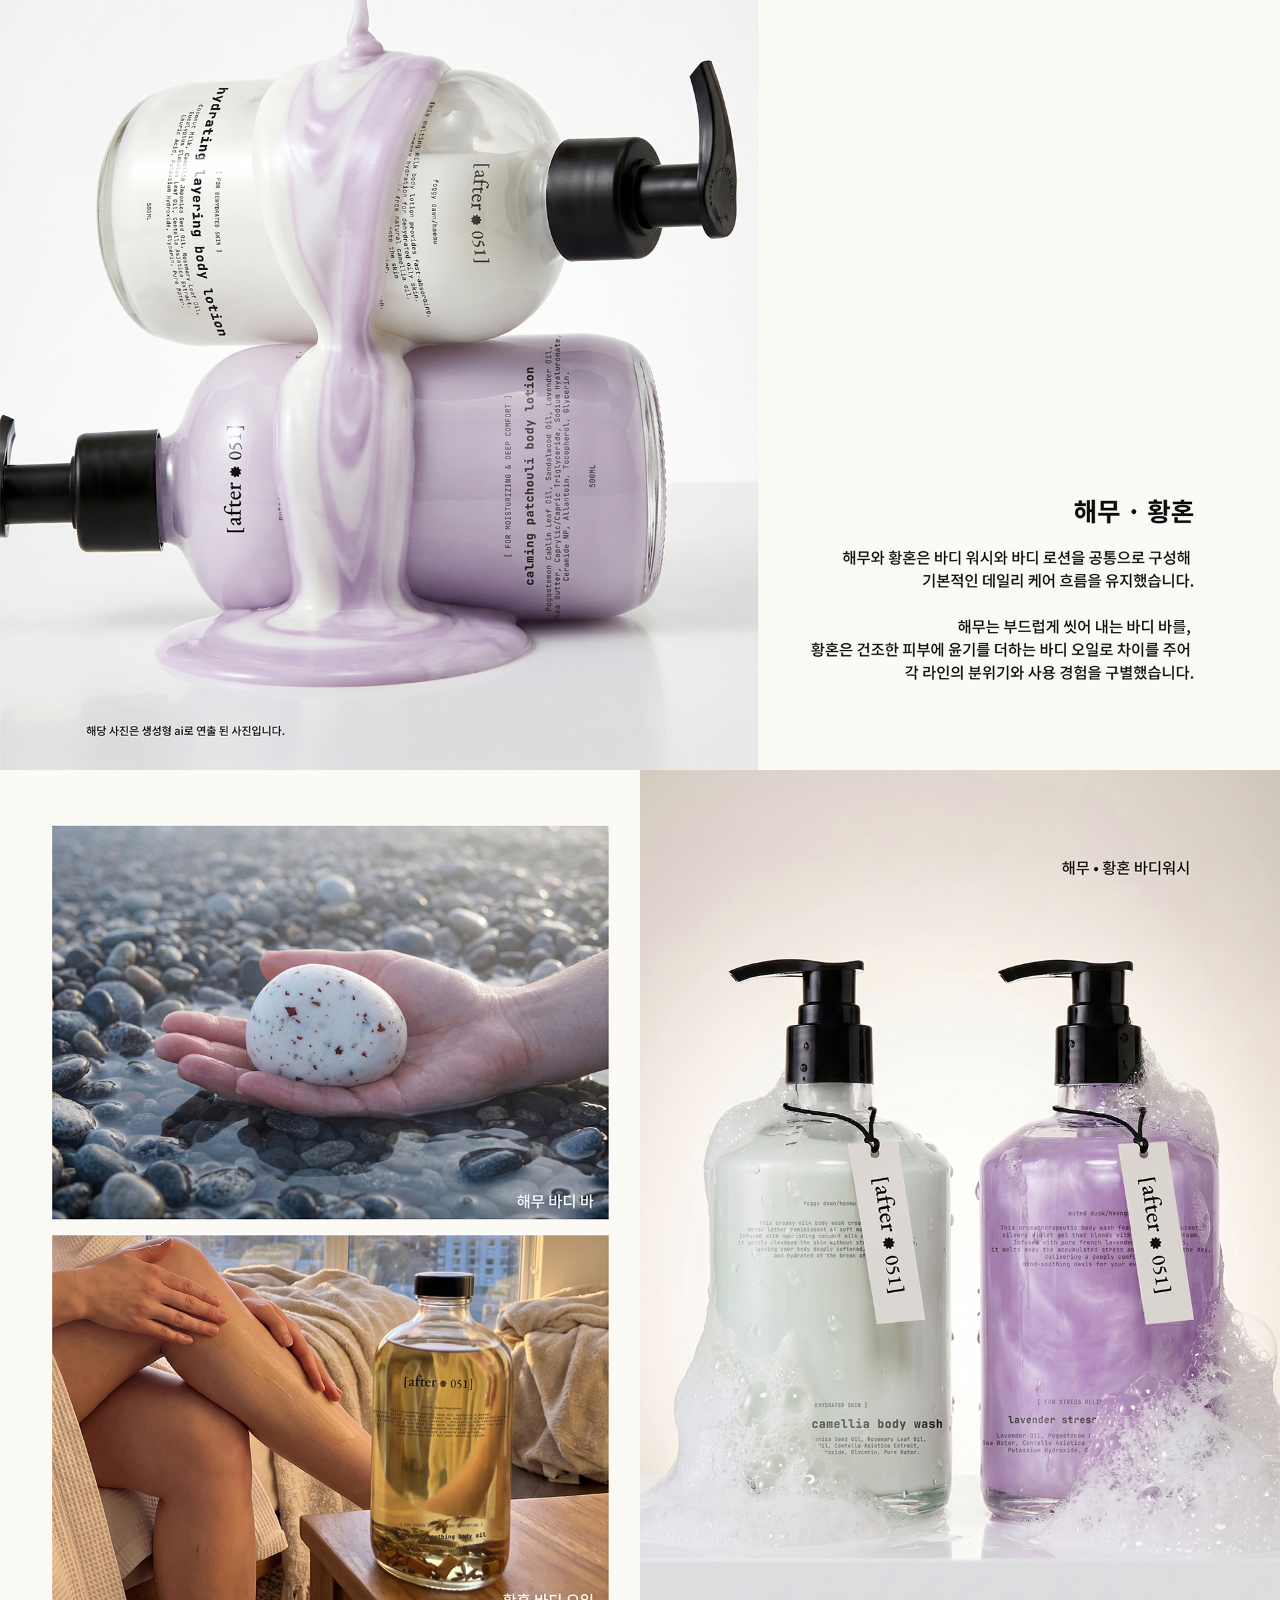
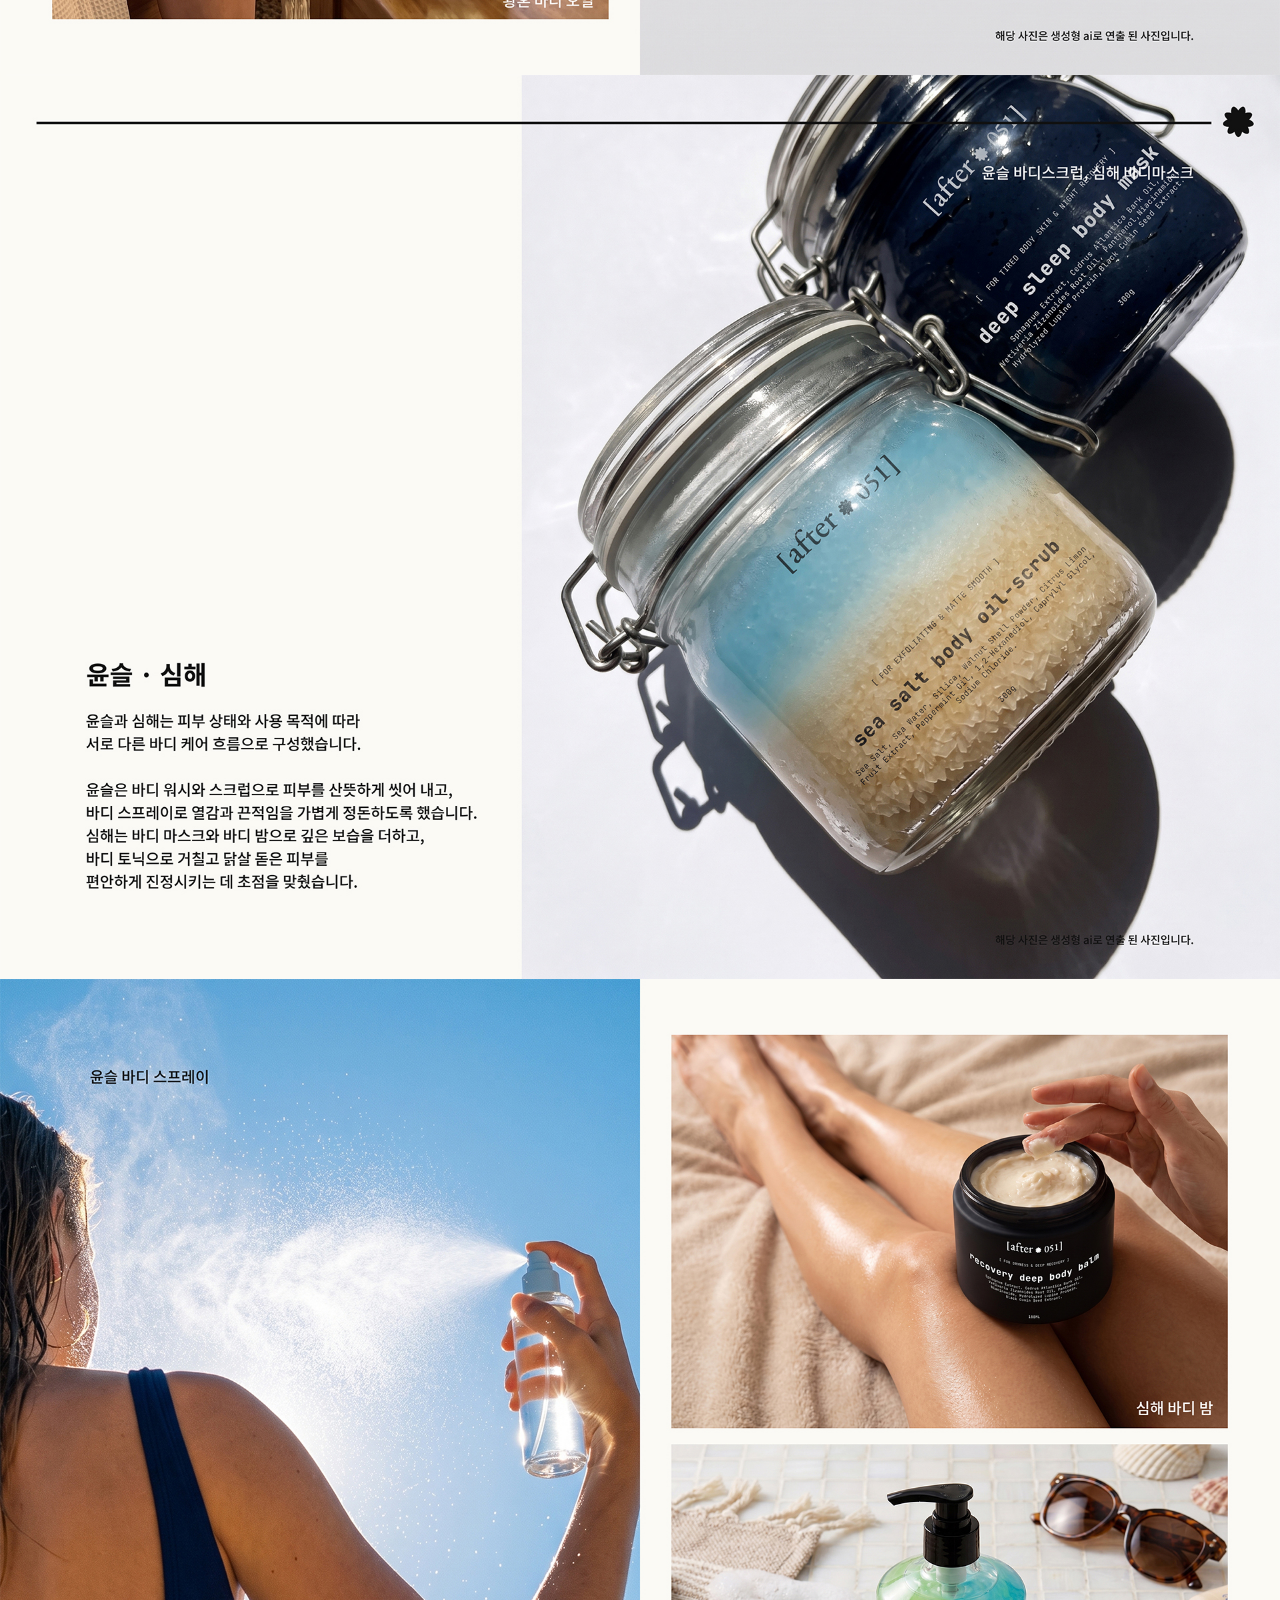
<file: mockup.html>
<!doctype html>
<html>

<head>
	<title>after 051</title>
	<meta charset="utf-8">
	<meta name="viewport" content="width=device-width, initial-scale=1">
	<meta http-equiv="X-UA-Compatible" content="IE=edge">
	<style>
		* {
			margin: 0;
			padding: 0;
		}

		a {
			text-decoration: none;
			color: inherit;
		}

		img {
			display: block;

		}

		.fixed_box {
			position: fixed;
			bottom: 40px;
			right: 30px;
			width: 40px;
		}

		#top img {
			width: 100%;
		}

		.home_btn,
		.top_btn {
			display: inline-block;
			width: 55px;
			line-height: 55px;
			background-color: #1d2323;
			text-align: center;
			border-radius: 50%;
			margin-bottom: 5px;
			color: #fff;
			transition: all 0.5s;
		}

		.fixed_box a:hover {
			background-color: #1d2323;
		}
	</style>
</head>

<body>
	<div id="top">
		<img src="./mockup/1.jpg" alt="brand이미지"><!--가이드 이미지 경로 지정하기-->
		<img src="./mockup/2.jpg" alt="brand이미지">
		<img src="./mockup/3.jpg" alt="brand이미지">
		<img src="./mockup/4.jpg" alt="brand이미지">
		<img src="./mockup/5.jpg" alt="brand이미지">
		<img src="./mockup/6.jpg" alt="brand이미지">
		<img src="./mockup/7.jpg" alt="brand이미지">
		<img src="./mockup/8.jpg" alt="brand이미지">
		<img src="./mockup/9.jpg" alt="brand이미지">
		<img src="./mockup/10.jpg" alt="brand이미지">
		<img src="./mockup/11.jpg" alt="brand이미지">
		<img src="./mockup/12.jpg" alt="brand이미지">
		<img src="./mockup/13.jpg" alt="brand이미지">
		<img src="./mockup/14.jpg" alt="brand이미지">
		<img src="./mockup/15.jpg" alt="brand이미지">
		<img src="./mockup/16.jpg" alt="brand이미지">
		<img src="./mockup/17.jpg" alt="brand이미지">
		<img src="./mockup/18.jpg" alt="brand이미지">
		<img src="./mockup/19.jpg" alt="brand이미지">
		<img src="./mockup/20.jpg" alt="brand이미지">
		<img src="./mockup/21.jpg" alt="brand이미지">
		<img src="./mockup/22.jpg" alt="brand이미지">
		<img src="./mockup/23.jpg" alt="brand이미지">
		<img src="./mockup/24.jpg" alt="brand이미지">
		<img src="./mockup/25.jpg" alt="brand이미지">
		<img src="./mockup/26.jpg" alt="brand이미지">
		<img src="./mockup/27.jpg" alt="brand이미지">
		<img src="./mockup/29.jpg" alt="brand이미지">
		<img src="./mockup/31.jpg" alt="brand이미지">
		<img src="./mockup/32.jpg" alt="brand이미지">
	</div>
	<div class="fixed_box">
		<a href="#top" class="top_btn"><!--href부분은 이미지를 감싼 div에 있는 id이름과 동일하게 설정.-->
			TOP
		</a>
		<!--메인페이지 경로 설정-->
		<a href="./index.html" target="_blank" class="home_btn">
			Home
		</a>
	</div>


	<!--이동시 부드럽게 이동시키기 위해 추가한 구문 시작. script쪽 전부 삭제가능.-->
	<script src="https://code.jquery.com/jquery-1.12.4.min.js"
		integrity="sha256-ZosEbRLbNQzLpnKIkEdrPv7lOy9C27hHQ+Xp8a4MxAQ=" crossorigin="anonymous"></script>
	<script>
		$(function () {
			$('a[href*="#"]:not([href="#"])').click(function () {
				if (location.pathname.replace(/^\//, '') == this.pathname.replace(/^\//, '') && location.hostname == this.hostname) {
					var target = $(this.hash);
					target = target.length ? target : $('[name=' + this.hash.slice(1) + ']');
					if (target.length) {
						$('html, body').animate({
							scrollTop: target.offset().top
						}, 500);//움직이는 시간 조정
						return false;
					}
				}
			});
		});
	</script>
	<!--이동시 부드럽게 이동시키기 위해 추가한 구문 끝. 삭제가능.-->
</body>

</html>
</file>
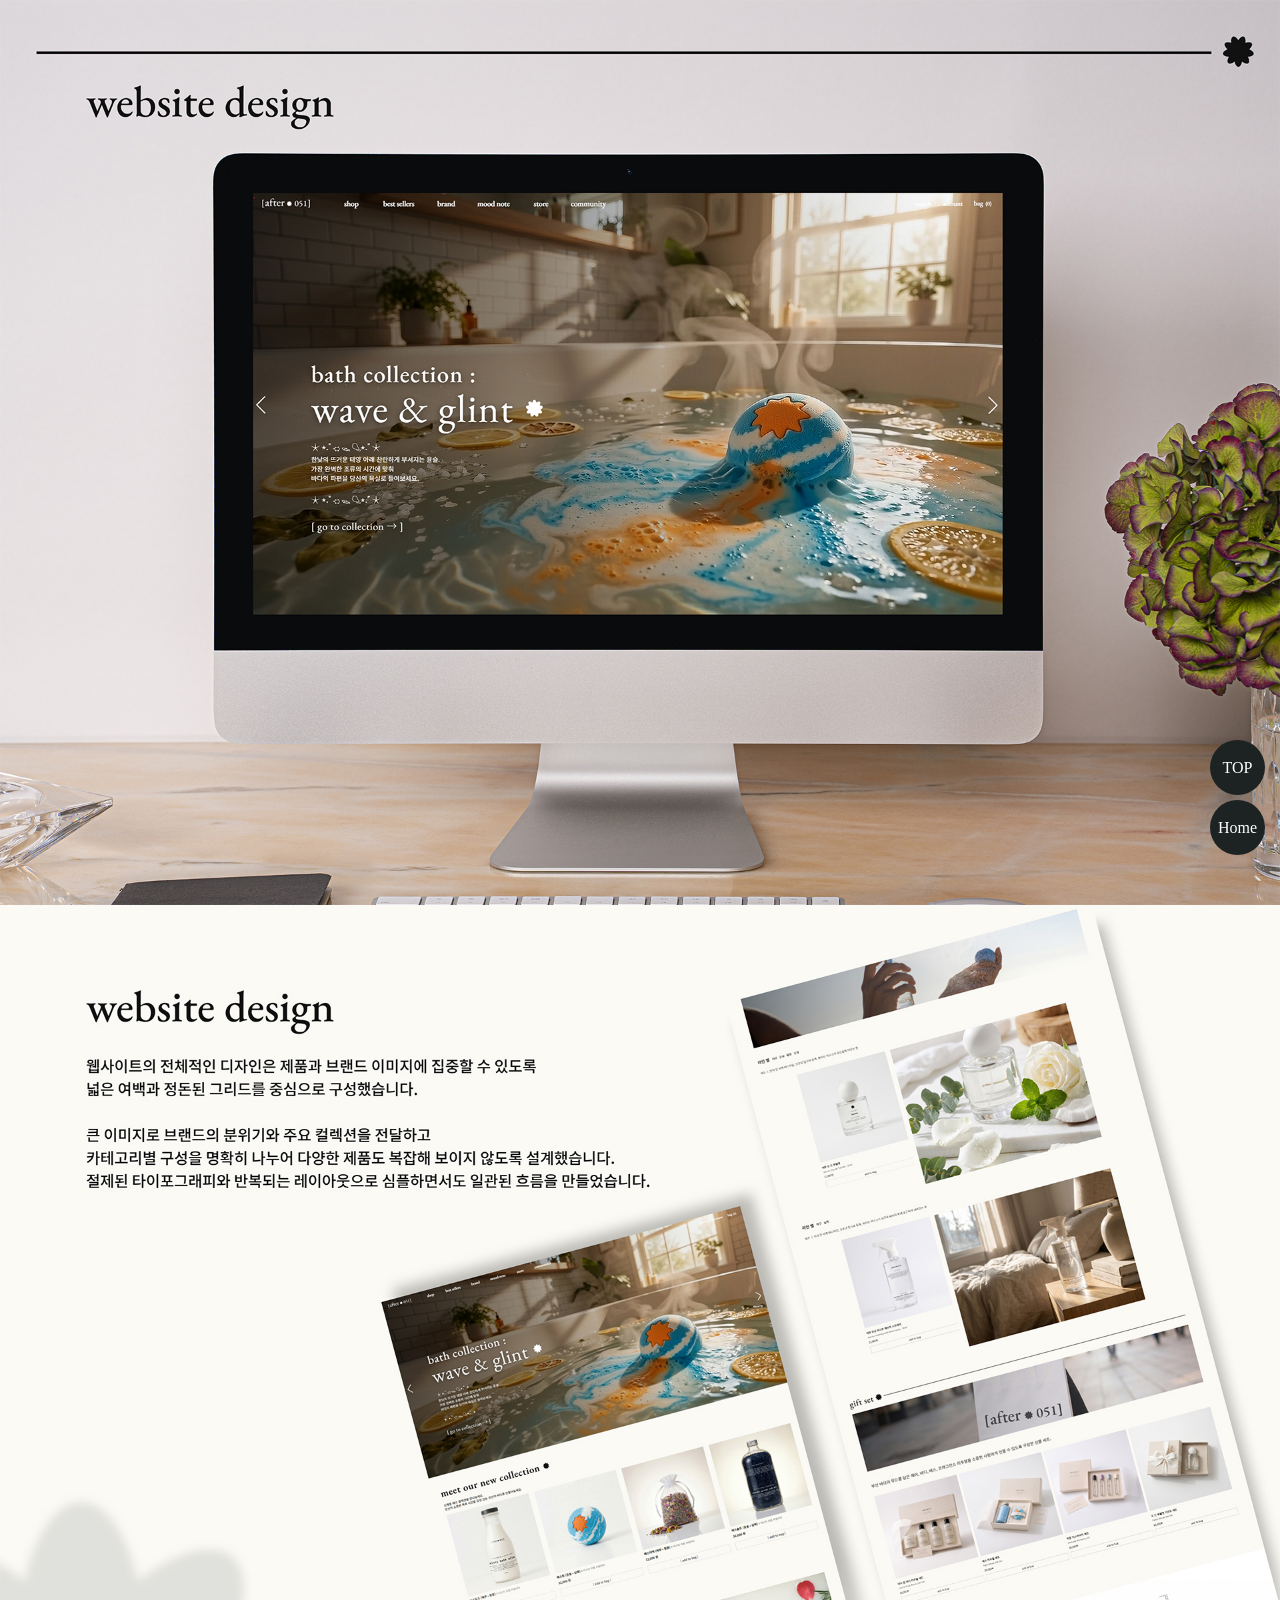
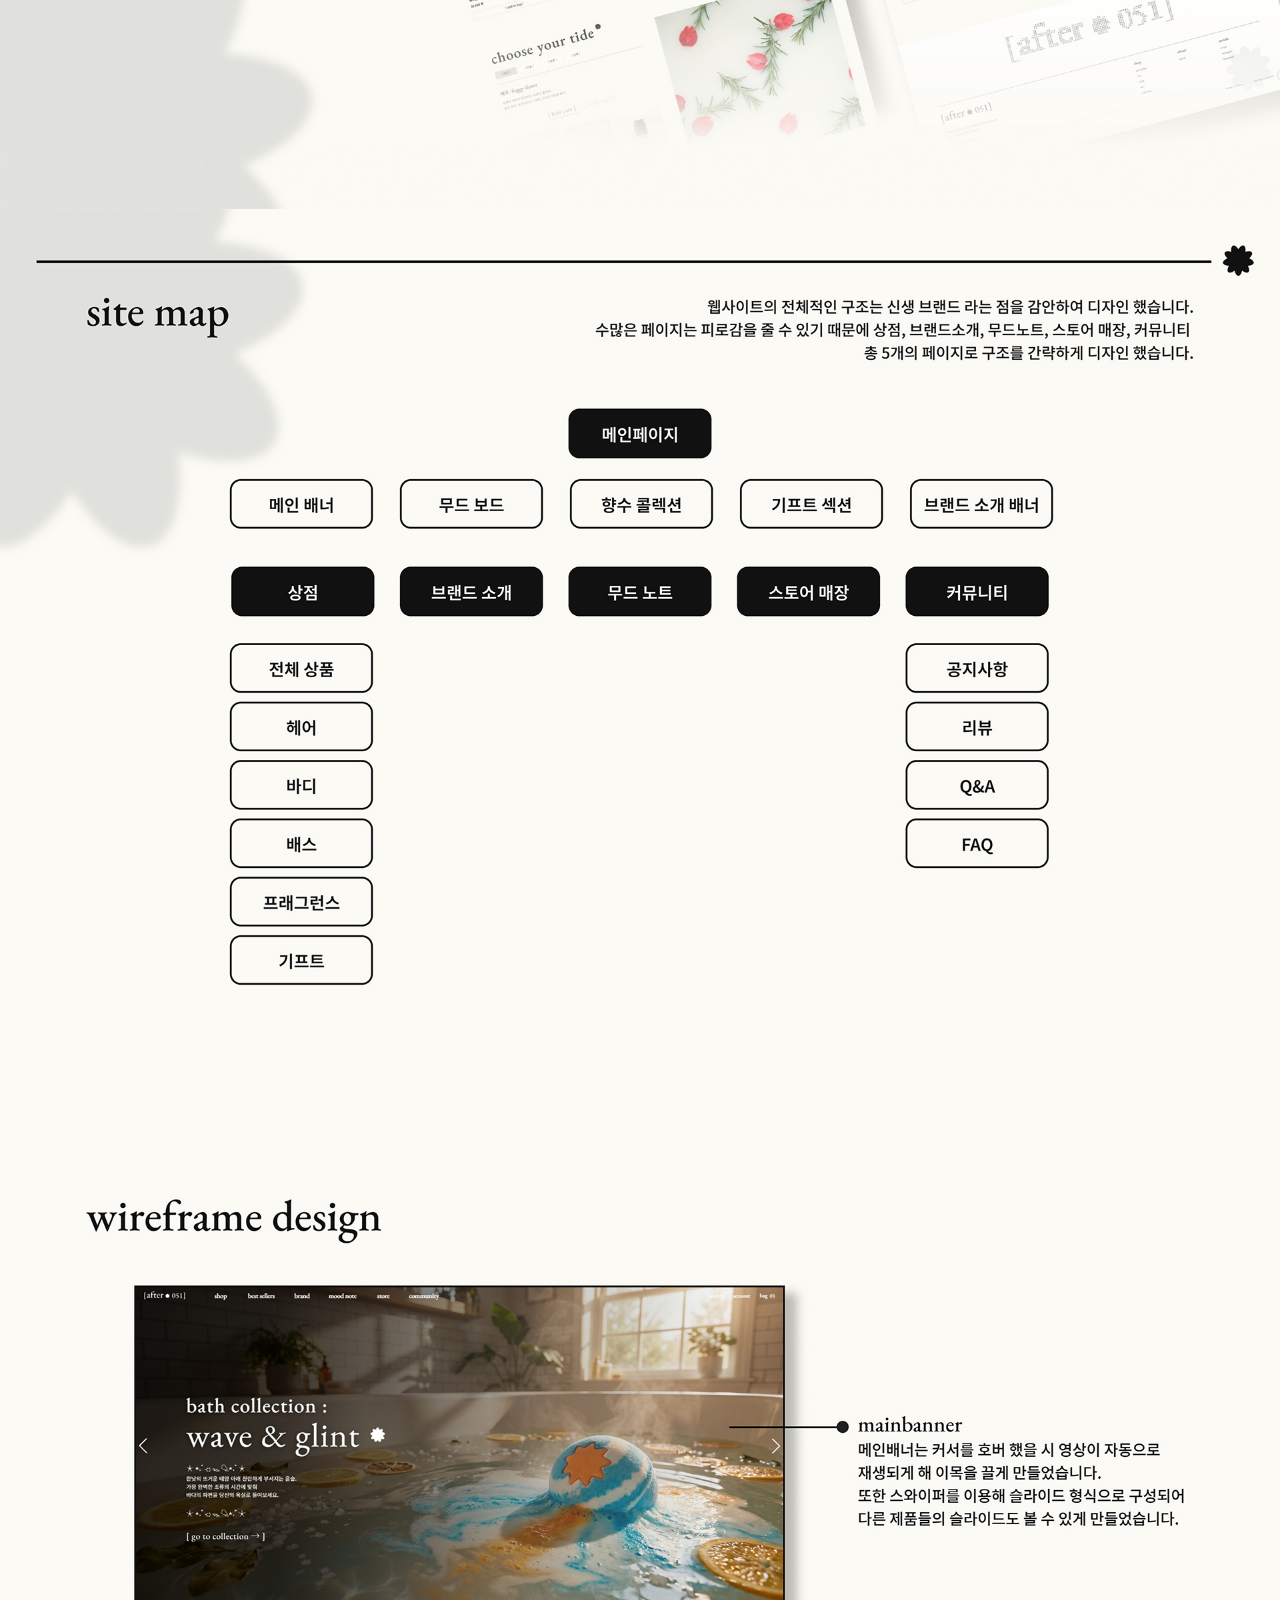
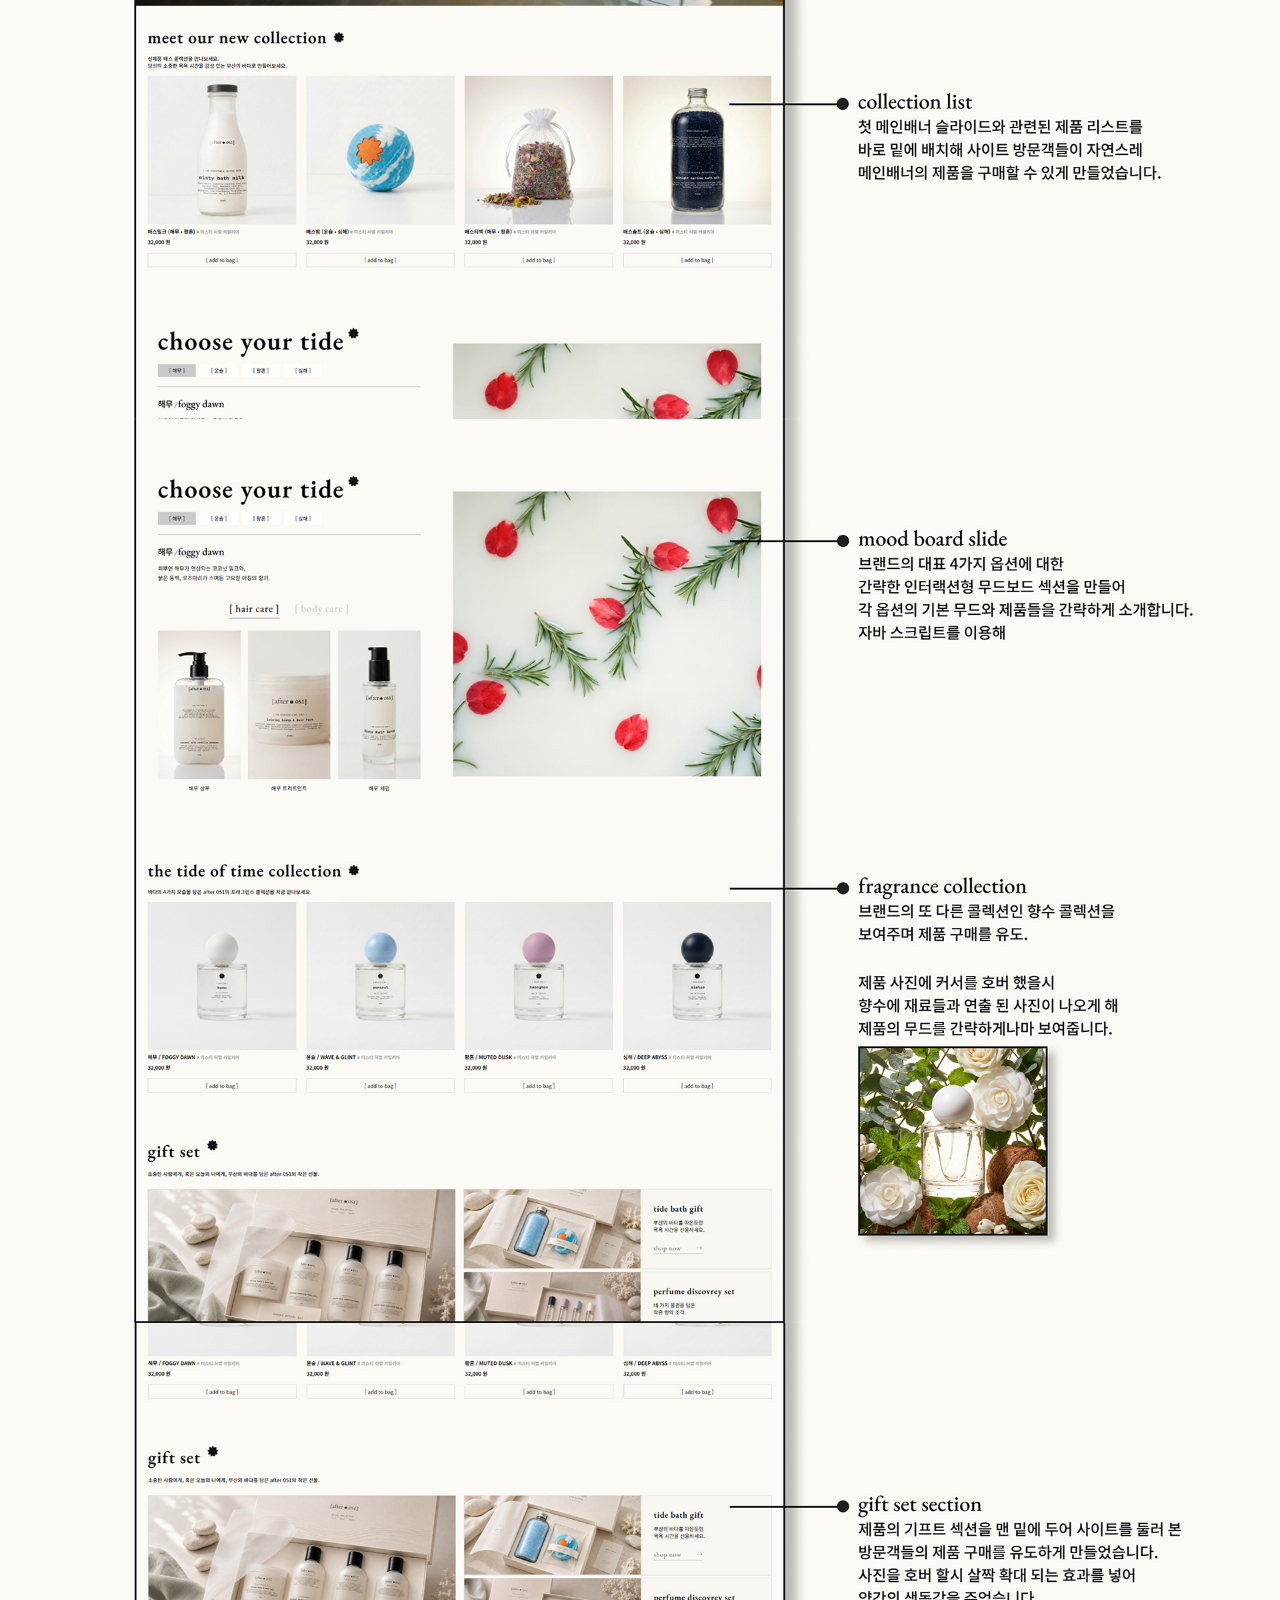
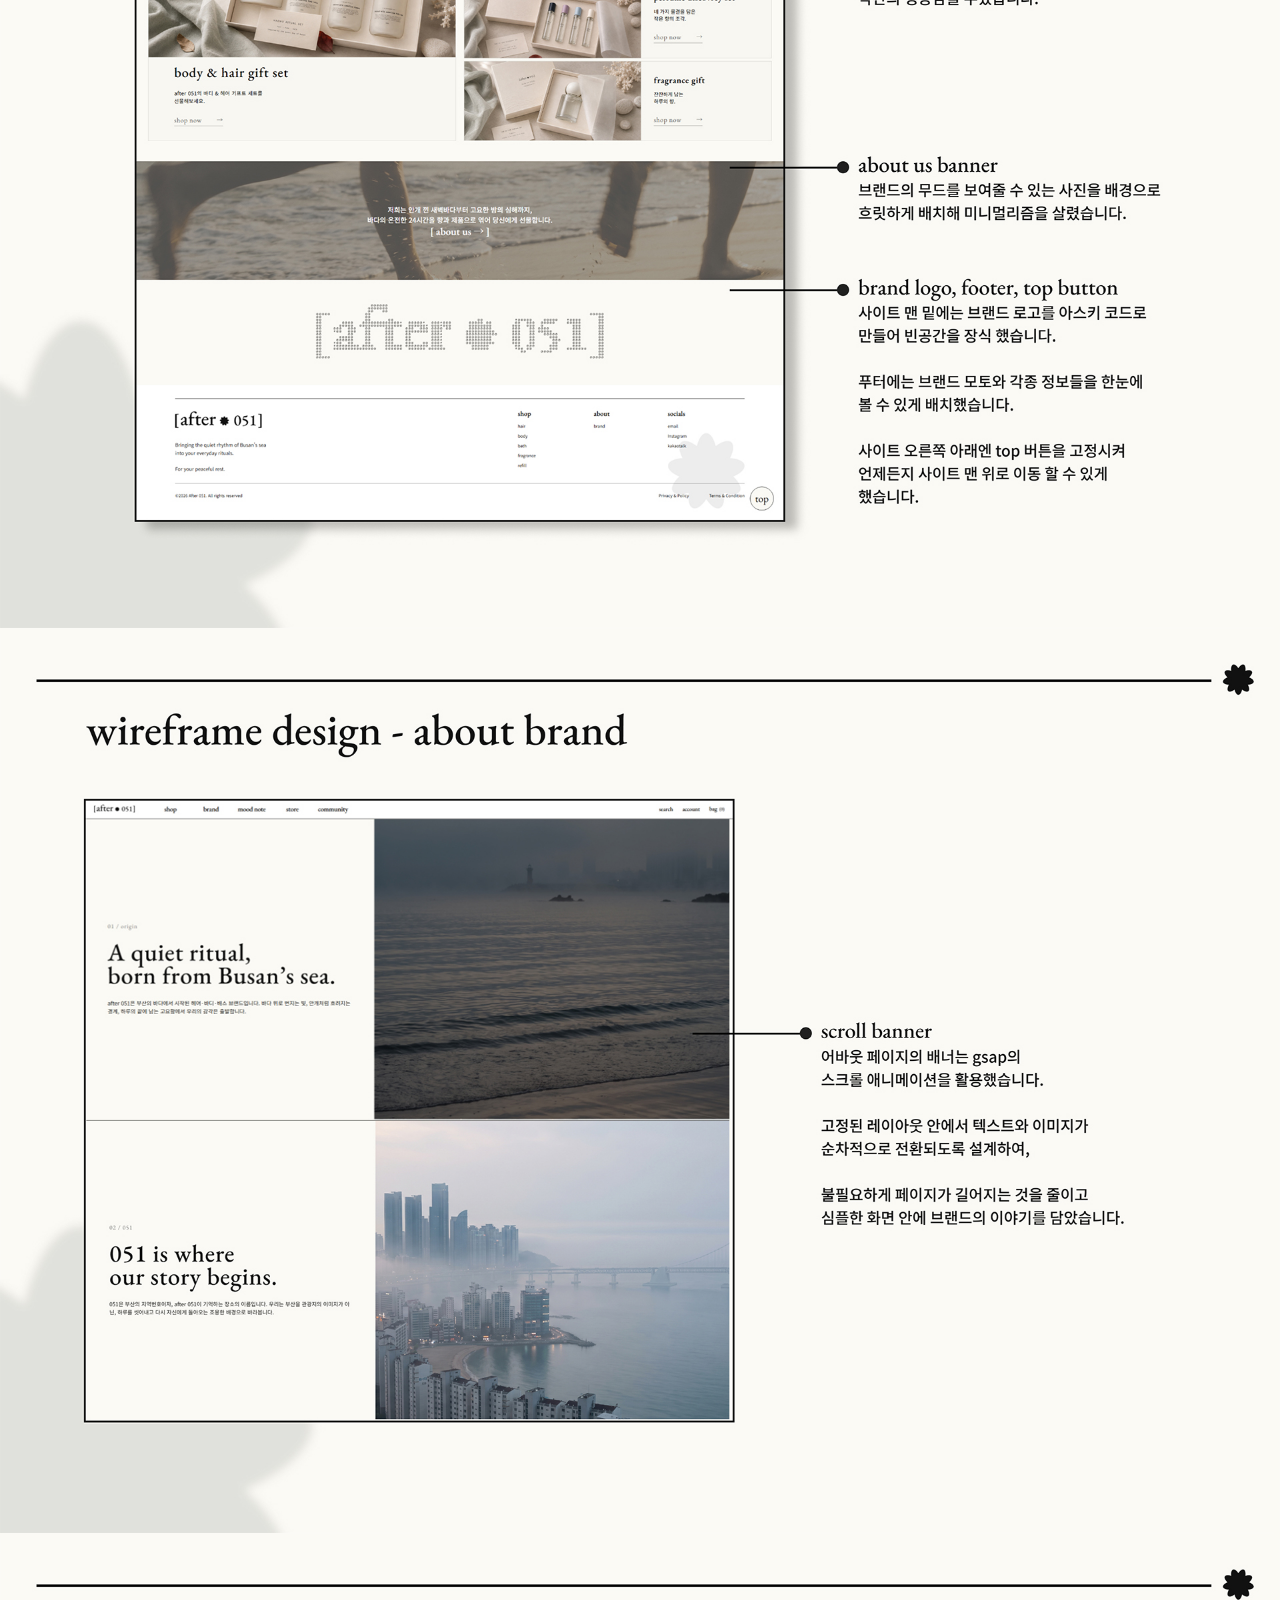
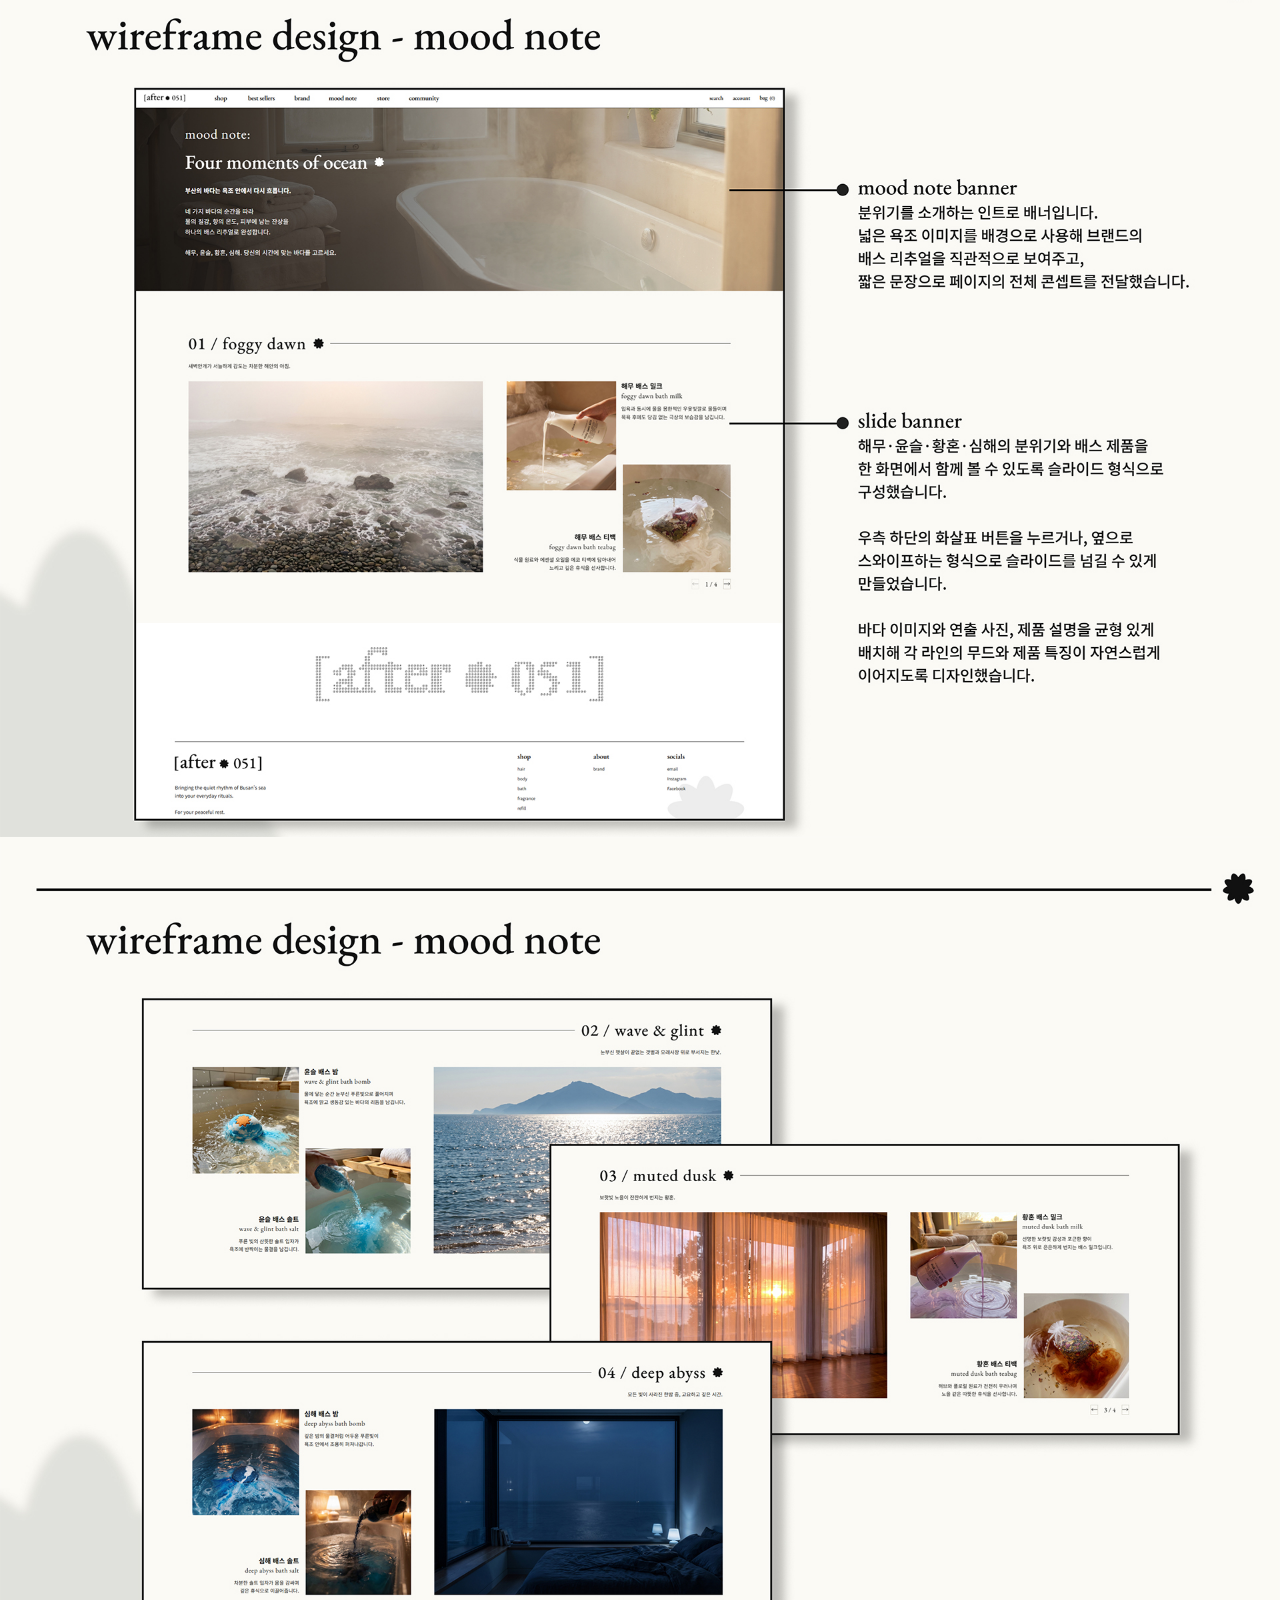
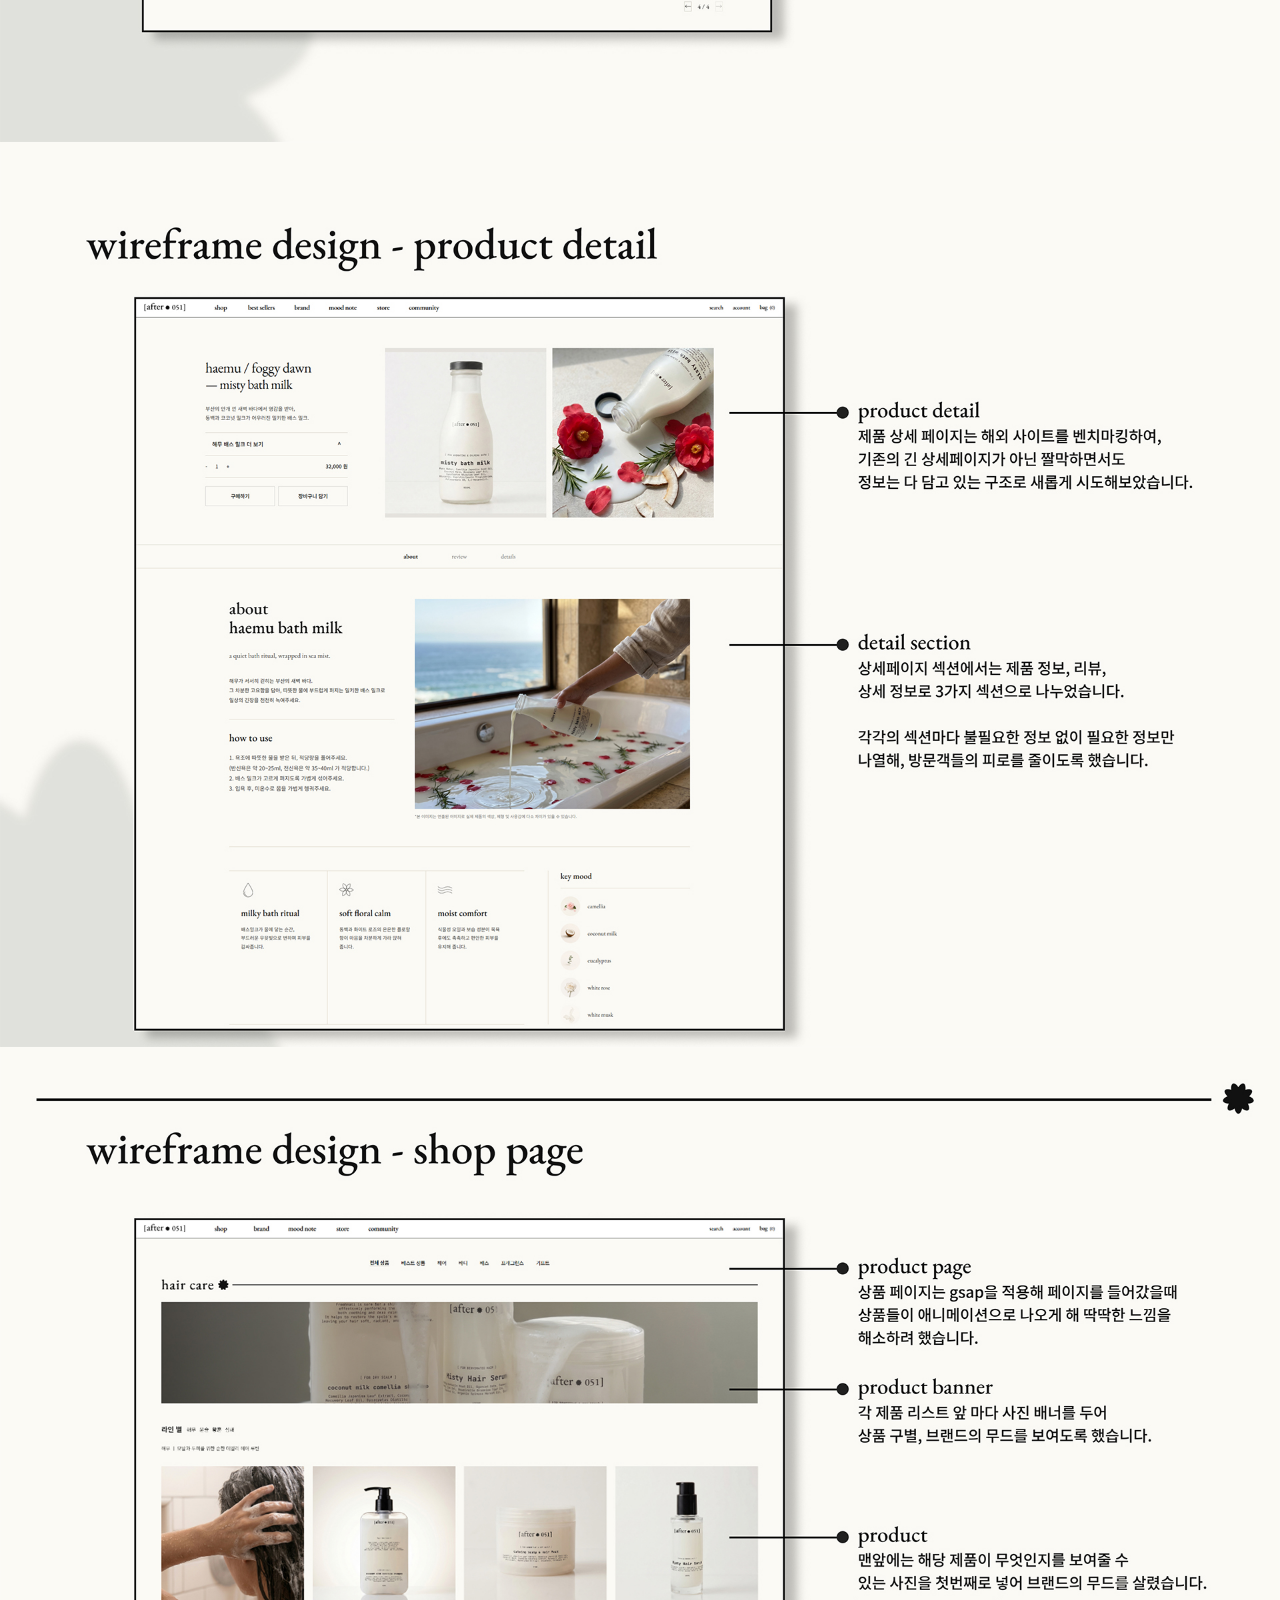
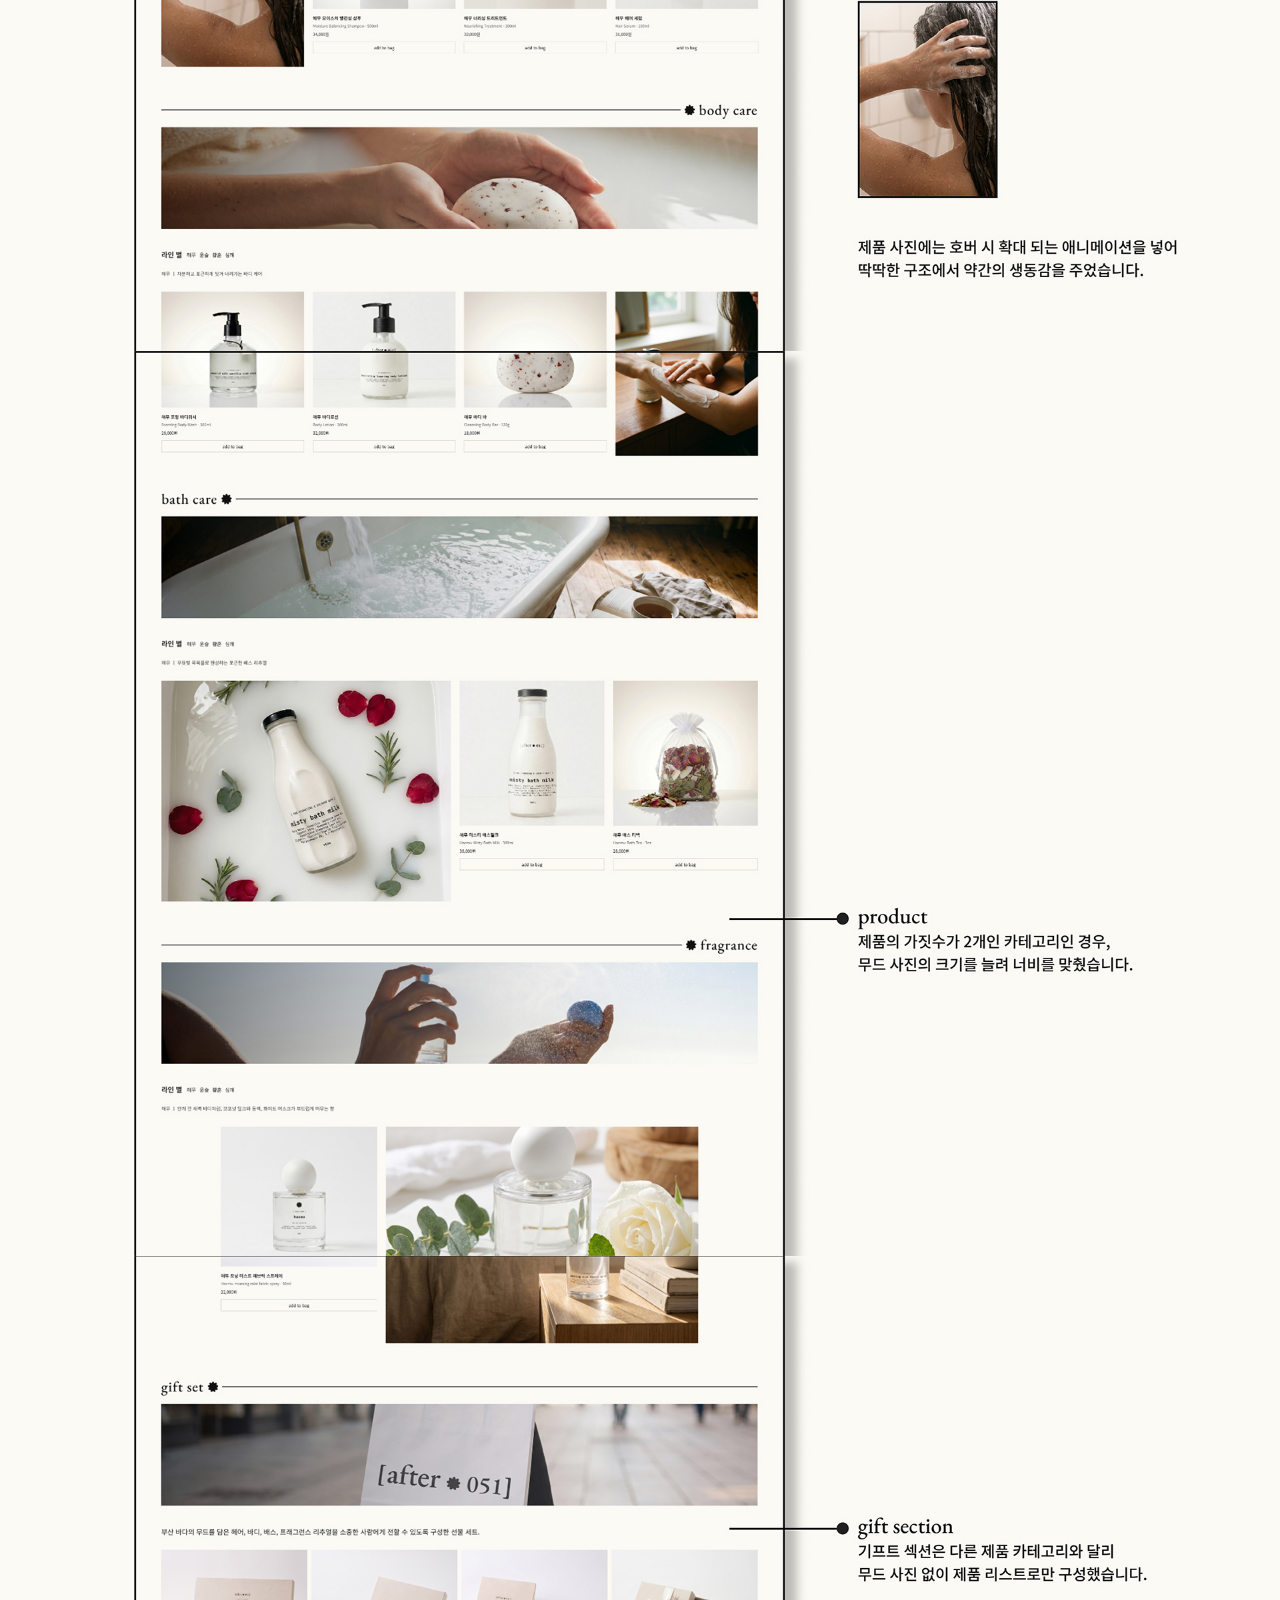
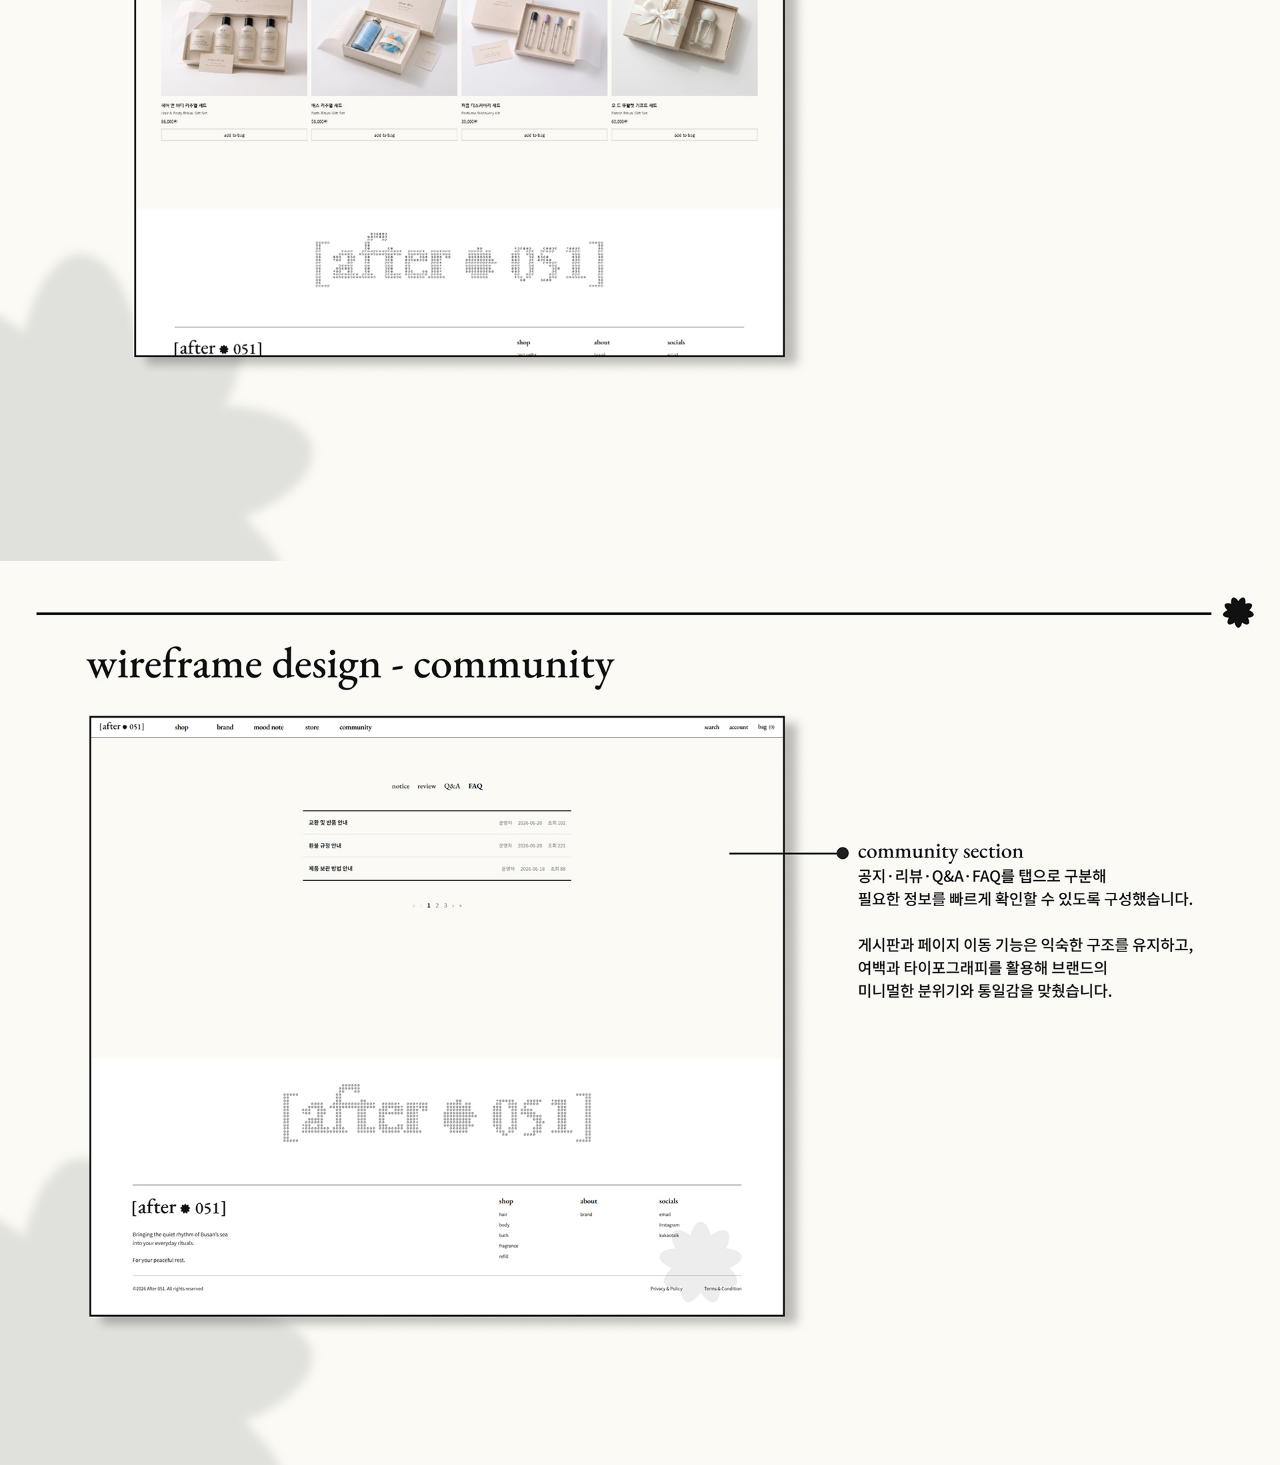
<file: webguide.html>
<!doctype html>
<html>

<head>
	<title>after 051</title>
	<meta charset="utf-8">
	<meta name="viewport" content="width=device-width, initial-scale=1">
	<meta http-equiv="X-UA-Compatible" content="IE=edge">
	<style>
		* {
			margin: 0;
			padding: 0;
		}

		a {
			text-decoration: none;
			color: inherit;
		}

		img {
			display: block;

		}

		.fixed_box {
			position: fixed;
			bottom: 40px;
			right: 30px;
			width: 40px;
		}

		#top img {
			width: 100%;
		}

		.home_btn,
		.top_btn {
			display: inline-block;
			width: 55px;
			line-height: 55px;
			background-color: #1d2323;
			text-align: center;
			border-radius: 50%;
			margin-bottom: 5px;
			color: #fff;
			transition: all 0.5s;
		}

		.fixed_box a:hover {
			background-color: #1d2323;
		}
	</style>
</head>

<body>
	<div id="top">
		<img src="./webguide/1.jpg" alt="brand이미지">
		<!--가이드 이미지 경로 지정하기-->
		<img src="./webguide/2.jpg" alt="brand이미지">
		<img src="./webguide/3.jpg" alt="brand이미지">
		<img src="./webguide/4.jpg" alt="brand이미지">
		<img src="./webguide/5.jpg" alt="brand이미지">
		<img src="./webguide/6.jpg" alt="brand이미지">
		<img src="./webguide/7.jpg" alt="brand이미지">
		<img src="./webguide/8.jpg" alt="brand이미지">
		<img src="./webguide/9.jpg" alt="brand이미지">
		<img src="./webguide/10.jpg" alt="brand이미지">
		<img src="./webguide/11.jpg" alt="brand이미지">
		<img src="./webguide/12.jpg" alt="brand이미지">
		<img src="./webguide/13.jpg" alt="brand이미지">
		<img src="./webguide/14.jpg" alt="brand이미지">

	</div>
	<div class="fixed_box">
		<a href="#top" class="top_btn"><!--href부분은 이미지를 감싼 div에 있는 id이름과 동일하게 설정.-->
			TOP
		</a>
		<!--메인페이지 경로 설정-->
		<a href="./index.html" target="_blank" class="home_btn">
			Home
		</a>
	</div>


	<!--이동시 부드럽게 이동시키기 위해 추가한 구문 시작. script쪽 전부 삭제가능.-->
	<script src="https://code.jquery.com/jquery-1.12.4.min.js"
		integrity="sha256-ZosEbRLbNQzLpnKIkEdrPv7lOy9C27hHQ+Xp8a4MxAQ=" crossorigin="anonymous"></script>
	<script>
		$(function () {
			$('a[href*="#"]:not([href="#"])').click(function () {
				if (location.pathname.replace(/^\//, '') == this.pathname.replace(/^\//, '') && location.hostname == this.hostname) {
					var target = $(this.hash);
					target = target.length ? target : $('[name=' + this.hash.slice(1) + ']');
					if (target.length) {
						$('html, body').animate({
							scrollTop: target.offset().top
						}, 500);//움직이는 시간 조정
						return false;
					}
				}
			});
		});
	</script>
	<!--이동시 부드럽게 이동시키기 위해 추가한 구문 끝. 삭제가능.-->
</body>

</html>
</file>
